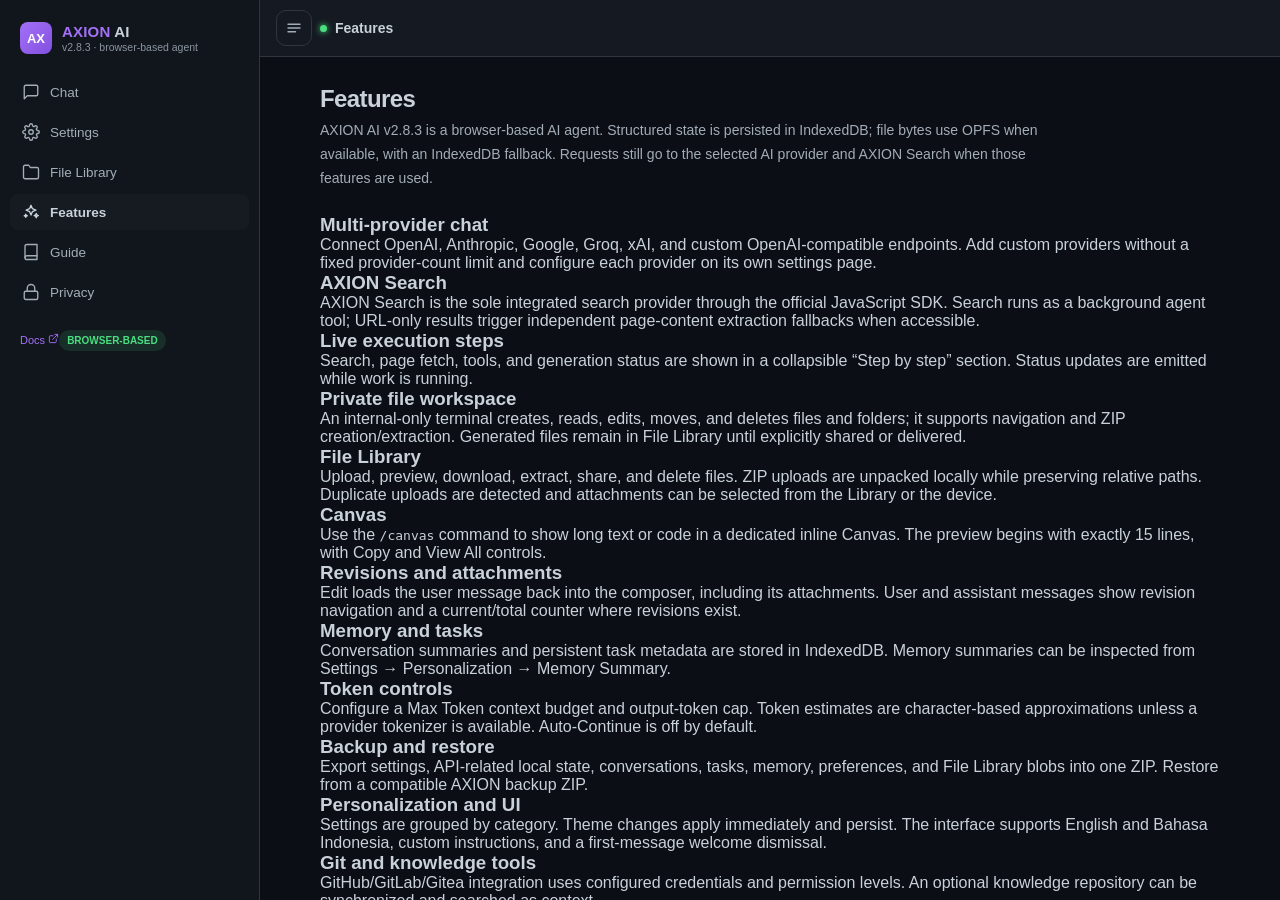
<file: features.html>
<!DOCTYPE html>
<html lang="en" data-theme="dark">
<head>
<meta charset="UTF-8" />
<meta name="viewport" content="width=device-width, initial-scale=1.0" />
<title>Features — AXION AI</title>
<link rel="stylesheet" href="css/main.css" />
</head>
<body>
<div class="app">
  <aside class="sidebar" id="sidebar">
    <div class="brand"><div class="brand-logo">AX</div><div><div class="brand-name"><span>AXION</span> AI</div><div class="brand-sub">v2.8.3 · browser-based agent</div></div></div>
    <a class="nav-link" href="index.html"><span class="ic" data-icon="chat"></span> Chat</a>
    <a class="nav-link" href="settings.html"><span class="ic" data-icon="gear"></span> Settings</a>
      <a class="nav-link" href="library.html"><span class="ic" data-icon="folder"></span> <span data-i18n="navLibrary">File Library</span></a>
    <a class="nav-link" href="features.html"><span class="ic" data-icon="sparkles"></span> <span data-i18n="navFeatures">Features</span></a>
    <a class="nav-link" href="guide.html"><span class="ic" data-icon="book"></span> Guide</a>
    <a class="nav-link" href="privacy.html"><span class="ic" data-icon="lock"></span> Privacy</a>
    <div class="sidebar-footer"><a href="https://axion-neuralis.axn.cc.cd" target="_blank" rel="noopener">Docs <span class="ic" data-icon="external"></span></a><div class="privacy-badge">BROWSER-BASED</div></div>
  </aside>
  <div class="main-col">
    <div class="topbar">
      <button class="icon-btn menu-btn" id="menuBtn" type="button"><span class="ic" data-icon="menu"></span></button>
      <div class="topbar-title"><span class="status-dot"></span> <span data-i18n="navFeatures">Features</span></div>
    </div>
    <div class="page-scroll"><div class="page-container prose">
      <h1 data-i18n="navFeatures">Features</h1>
      <p class="lead">AXION AI v2.8.3 is a browser-based AI agent. Structured state is persisted in IndexedDB; file bytes use OPFS when available, with an IndexedDB fallback. Requests still go to the selected AI provider and AXION Search when those features are used.</p>
      <div class="feature-grid">
        <div class="feature-card"><h3>Multi-provider chat</h3><p>Connect OpenAI, Anthropic, Google, Groq, xAI, and custom OpenAI-compatible endpoints. Add custom providers without a fixed provider-count limit and configure each provider on its own settings page.</p></div>
        <div class="feature-card"><h3>AXION Search</h3><p>AXION Search is the sole integrated search provider through the official JavaScript SDK. Search runs as a background agent tool; URL-only results trigger independent page-content extraction fallbacks when accessible.</p></div>
        <div class="feature-card"><h3>Live execution steps</h3><p>Search, page fetch, tools, and generation status are shown in a collapsible “Step by step” section. Status updates are emitted while work is running.</p></div>
        <div class="feature-card"><h3>Private file workspace</h3><p>An internal-only terminal creates, reads, edits, moves, and deletes files and folders; it supports navigation and ZIP creation/extraction. Generated files remain in File Library until explicitly shared or delivered.</p></div>
        <div class="feature-card"><h3>File Library</h3><p>Upload, preview, download, extract, share, and delete files. ZIP uploads are unpacked locally while preserving relative paths. Duplicate uploads are detected and attachments can be selected from the Library or the device.</p></div>
        <div class="feature-card"><h3>Canvas</h3><p>Use the <code>/canvas</code> command to show long text or code in a dedicated inline Canvas. The preview begins with exactly 15 lines, with Copy and View All controls.</p></div>
        <div class="feature-card"><h3>Revisions and attachments</h3><p>Edit loads the user message back into the composer, including its attachments. User and assistant messages show revision navigation and a current/total counter where revisions exist.</p></div>
        <div class="feature-card"><h3>Memory and tasks</h3><p>Conversation summaries and persistent task metadata are stored in IndexedDB. Memory summaries can be inspected from Settings → Personalization → Memory Summary.</p></div>
        <div class="feature-card"><h3>Token controls</h3><p>Configure a Max Token context budget and output-token cap. Token estimates are character-based approximations unless a provider tokenizer is available. Auto-Continue is off by default.</p></div>
        <div class="feature-card"><h3>Backup and restore</h3><p>Export settings, API-related local state, conversations, tasks, memory, preferences, and File Library blobs into one ZIP. Restore from a compatible AXION backup ZIP.</p></div>
        <div class="feature-card"><h3>Personalization and UI</h3><p>Settings are grouped by category. Theme changes apply immediately and persist. The interface supports English and Bahasa Indonesia, custom instructions, and a first-message welcome dismissal.</p></div>
        <div class="feature-card"><h3>Git and knowledge tools</h3><p>GitHub/GitLab/Gitea integration uses configured credentials and permission levels. An optional knowledge repository can be synchronized and searched as context.</p></div>
      </div>
      <h2>Storage and network notes</h2>
      <p>IndexedDB stores structured state and metadata; OPFS stores file contents when the browser supports it. File bytes may fall back to IndexedDB Blob storage. Chat content is sent to the chosen AI provider. Search queries go to AXION Search, and URL-content fallback may use the configured public extraction endpoints described in <a href="privacy.html">Privacy</a>.</p>
      <h2>Support</h2>
      <p>Open Settings → Support to visit <a href="https://axion-hub.axn.cc.cd/donate" target="_blank" rel="noopener">AXION Hub Donations</a>.</p>
    </div></div>
  </div>
</div>
<script src="js/icons.js"></script>
<script src="js/config.js"></script>
<script src="js/storage.js"></script>
<script src="js/i18n.js"></script>
<script src="js/state.js"></script>
<script src="js/app.js"></script>
</body>
</html>
</file>
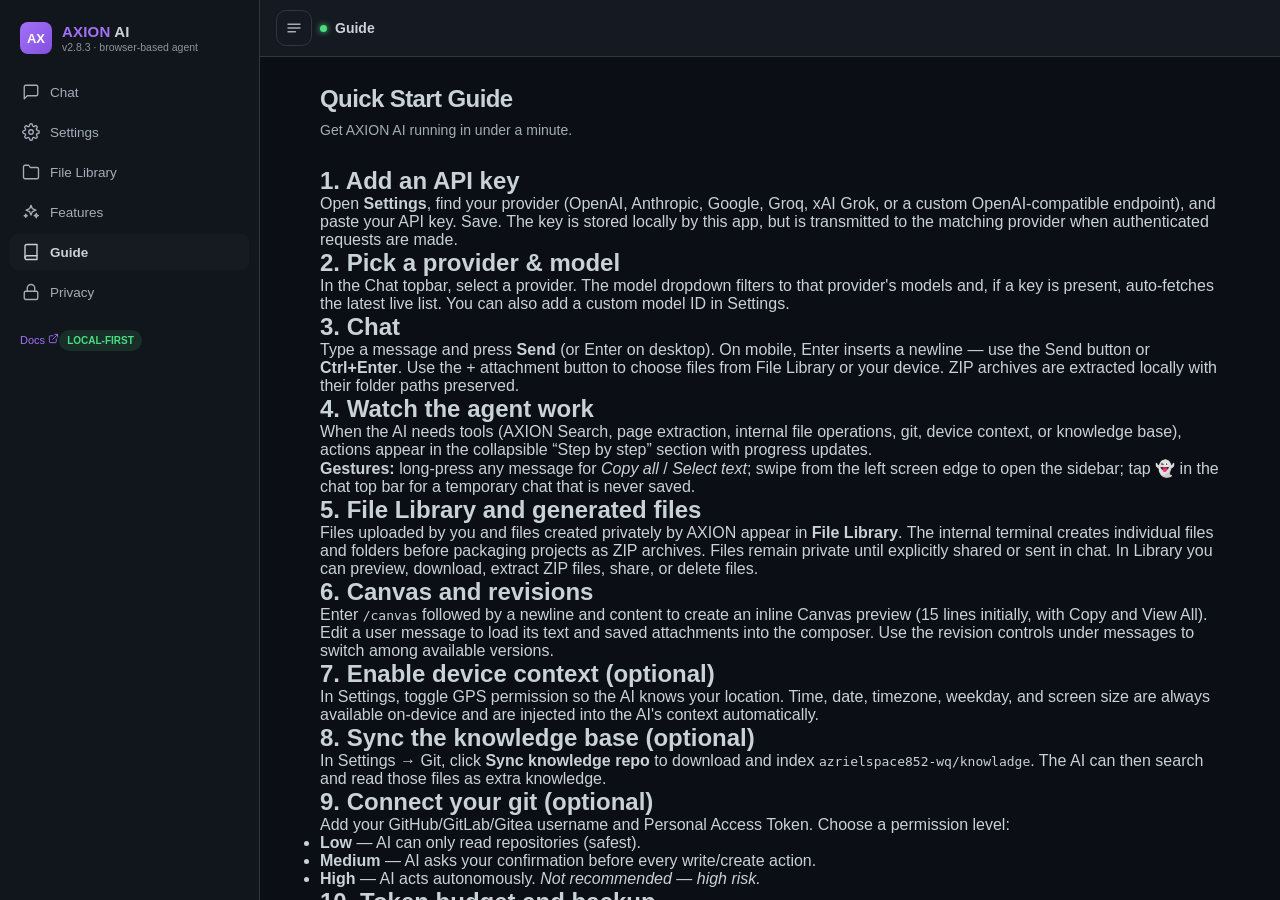
<file: guide.html>
<!DOCTYPE html>
<html lang="en" data-theme="dark">
<head>
<meta charset="UTF-8" />
<meta name="viewport" content="width=device-width, initial-scale=1.0" />
<title>Guide — AXION AI</title>
<link rel="stylesheet" href="css/main.css" />
</head>
<body>
<div class="app">
  <aside class="sidebar" id="sidebar">
    <div class="brand"><div class="brand-logo">AX</div><div><div class="brand-name"><span>AXION</span> AI</div><div class="brand-sub">v2.8.3 · browser-based agent</div></div></div>
    <a class="nav-link" href="index.html"><span class="ic" data-icon="chat"></span> Chat</a>
    <a class="nav-link" href="settings.html"><span class="ic" data-icon="gear"></span> Settings</a>
      <a class="nav-link" href="library.html"><span class="ic" data-icon="folder"></span> <span data-i18n="navLibrary">File Library</span></a>
    <a class="nav-link" href="features.html"><span class="ic" data-icon="sparkles"></span> Features</a>
    <a class="nav-link" href="guide.html"><span class="ic" data-icon="book"></span> <span data-i18n="navGuide">Guide</span></a>
    <a class="nav-link" href="privacy.html"><span class="ic" data-icon="lock"></span> Privacy</a>
    <div class="sidebar-footer"><a href="https://axion-neuralis.axn.cc.cd" target="_blank" rel="noopener">Docs <span class="ic" data-icon="external"></span></a><div class="privacy-badge">LOCAL-FIRST</div></div>
  </aside>
  <div class="main-col">
    <div class="topbar">
      <button class="icon-btn menu-btn" id="menuBtn" type="button"><span class="ic" data-icon="menu"></span></button>
      <div class="topbar-title"><span class="status-dot"></span> <span data-i18n="navGuide">Guide</span></div>
    </div>
    <div class="page-scroll"><div class="page-container prose">
      <h1>Quick Start Guide</h1>
      <p class="lead">Get AXION AI running in under a minute.</p>

      <h2>1. Add an API key</h2>
      <p>Open <strong>Settings</strong>, find your provider (OpenAI, Anthropic, Google, Groq, xAI Grok, or a custom OpenAI-compatible endpoint), and paste your API key. Save. The key is stored locally by this app, but is transmitted to the matching provider when authenticated requests are made.</p>

      <h2>2. Pick a provider &amp; model</h2>
      <p>In the Chat topbar, select a provider. The model dropdown filters to that provider's models and, if a key is present, auto-fetches the latest live list. You can also add a custom model ID in Settings.</p>

      <h2>3. Chat</h2>
      <p>Type a message and press <strong>Send</strong> (or Enter on desktop). On mobile, Enter inserts a newline — use the Send button or <strong>Ctrl+Enter</strong>. Use the + attachment button to choose files from File Library or your device. ZIP archives are extracted locally with their folder paths preserved.</p>

      <h2>4. Watch the agent work</h2>
      <p>When the AI needs tools (AXION Search, page extraction, internal file operations, git, device context, or knowledge base), actions appear in the collapsible “Step by step” section with progress updates.</p>
      <p><strong>Gestures:</strong> long-press any message for <em>Copy all</em> / <em>Select text</em>; swipe from the left screen edge to open the sidebar; tap 👻 in the chat top bar for a temporary chat that is never saved.</p>

      <h2>5. File Library and generated files</h2>
      <p>Files uploaded by you and files created privately by AXION appear in <strong>File Library</strong>. The internal terminal creates individual files and folders before packaging projects as ZIP archives. Files remain private until explicitly shared or sent in chat. In Library you can preview, download, extract ZIP files, share, or delete files.</p>
      <h2>6. Canvas and revisions</h2>
      <p>Enter <code>/canvas</code> followed by a newline and content to create an inline Canvas preview (15 lines initially, with Copy and View All). Edit a user message to load its text and saved attachments into the composer. Use the revision controls under messages to switch among available versions.</p>

      <h2>7. Enable device context (optional)</h2>
      <p>In Settings, toggle GPS permission so the AI knows your location. Time, date, timezone, weekday, and screen size are always available on-device and are injected into the AI's context automatically.</p>

      <h2>8. Sync the knowledge base (optional)</h2>
      <p>In Settings → Git, click <strong>Sync knowledge repo</strong> to download and index <code>azrielspace852-wq/knowladge</code>. The AI can then search and read those files as extra knowledge.</p>

      <h2>9. Connect your git (optional)</h2>
      <p>Add your GitHub/GitLab/Gitea username and Personal Access Token. Choose a permission level:</p>
      <ul>
        <li><strong>Low</strong> — AI can only read repositories (safest).</li>
        <li><strong>Medium</strong> — AI asks your confirmation before every write/create action.</li>
        <li><strong>High</strong> — AI acts autonomously. <em>Not recommended — high risk.</em></li>
      </ul>

      <h2>10. Token budget and backup</h2>
      <p>Settings → Personalization has Max Token and Auto-Continue (OFF by default). Token counts are estimates where no exact tokenizer is available. Settings → Data exports or restores a ZIP backup of settings, conversations, memory, tasks, and File Library files. Backups may contain API keys and private data.</p>

      <h2>Keyboard shortcuts</h2>
      <ul>
        <li><code>Enter</code> — send (desktop) / newline (mobile)</li>
        <li><code>Shift+Enter</code> — newline, always</li>
        <li><code>Ctrl/Cmd+Enter</code> — send, always</li>
      </ul>

      <h2>Need help?</h2>
      <p>Check the <a href="https://axion-neuralis.axn.cc.cd" target="_blank" rel="noopener">official documentation</a> or email feedback to <code>azrielspace852@gmail.com</code> / <code>axionneuralis@gmail.com</code>.</p>
    </div></div>
  </div>
</div>
<script src="js/icons.js"></script>
<script src="js/config.js"></script>
<script src="js/storage.js"></script>
<script src="js/i18n.js"></script>
<script src="js/state.js"></script>
<script src="js/app.js"></script>
</body>
</html>
</file>
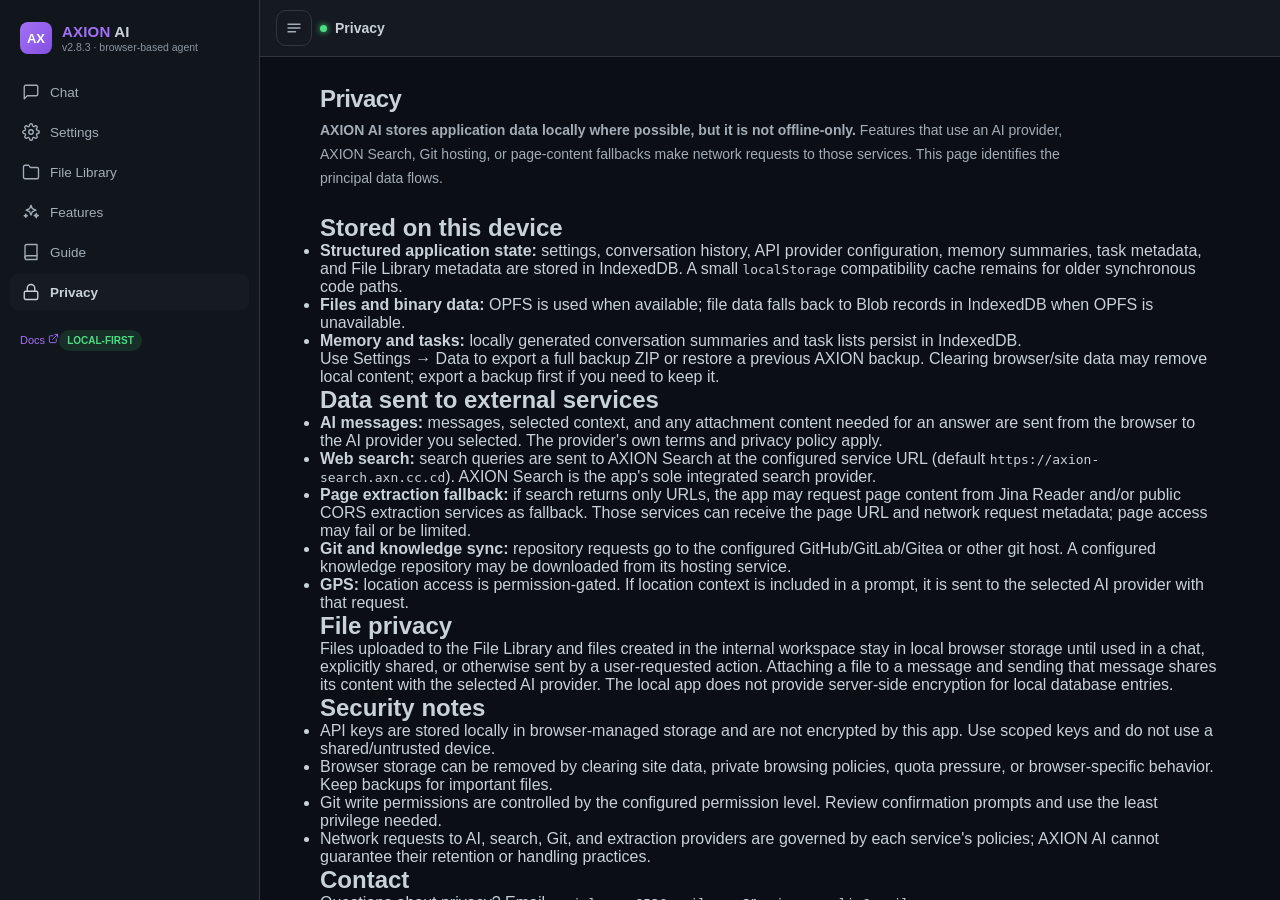
<file: privacy.html>
<!DOCTYPE html>
<html lang="en" data-theme="dark">
<head>
<meta charset="UTF-8" />
<meta name="viewport" content="width=device-width, initial-scale=1.0" />
<title>Privacy Policy — AXION AI</title>
<link rel="stylesheet" href="css/main.css" />
</head>
<body>
<div class="app">
  <aside class="sidebar" id="sidebar">
    <div class="brand"><div class="brand-logo">AX</div><div><div class="brand-name"><span>AXION</span> AI</div><div class="brand-sub">v2.8.3 · browser-based agent</div></div></div>
    <a class="nav-link" href="index.html"><span class="ic" data-icon="chat"></span> Chat</a>
    <a class="nav-link" href="settings.html"><span class="ic" data-icon="gear"></span> Settings</a>
      <a class="nav-link" href="library.html"><span class="ic" data-icon="folder"></span> <span data-i18n="navLibrary">File Library</span></a>
    <a class="nav-link" href="features.html"><span class="ic" data-icon="sparkles"></span> Features</a>
    <a class="nav-link" href="guide.html"><span class="ic" data-icon="book"></span> Guide</a>
    <a class="nav-link" href="privacy.html"><span class="ic" data-icon="lock"></span> <span data-i18n="navPrivacy">Privacy</span></a>
    <div class="sidebar-footer"><a href="https://axion-neuralis.axn.cc.cd" target="_blank" rel="noopener">Docs <span class="ic" data-icon="external"></span></a><div class="privacy-badge">LOCAL-FIRST</div></div>
  </aside>
  <div class="main-col">
    <div class="topbar">
      <button class="icon-btn menu-btn" id="menuBtn" type="button"><span class="ic" data-icon="menu"></span></button>
      <div class="topbar-title"><span class="status-dot"></span> <span data-i18n="navPrivacy">Privacy</span></div>
    </div>
    <div class="page-scroll"><div class="page-container prose">
      <h1 data-i18n="navPrivacy">Privacy</h1>
      <p class="lead"><strong>AXION AI stores application data locally where possible, but it is not offline-only.</strong> Features that use an AI provider, AXION Search, Git hosting, or page-content fallbacks make network requests to those services. This page identifies the principal data flows.</p>
      <h2>Stored on this device</h2>
      <ul>
        <li><strong>Structured application state:</strong> settings, conversation history, API provider configuration, memory summaries, task metadata, and File Library metadata are stored in IndexedDB. A small <code>localStorage</code> compatibility cache remains for older synchronous code paths.</li>
        <li><strong>Files and binary data:</strong> OPFS is used when available; file data falls back to Blob records in IndexedDB when OPFS is unavailable.</li>
        <li><strong>Memory and tasks:</strong> locally generated conversation summaries and task lists persist in IndexedDB.</li>
      </ul>
      <p>Use Settings → Data to export a full backup ZIP or restore a previous AXION backup. Clearing browser/site data may remove local content; export a backup first if you need to keep it.</p>
      <h2>Data sent to external services</h2>
      <ul>
        <li><strong>AI messages:</strong> messages, selected context, and any attachment content needed for an answer are sent from the browser to the AI provider you selected. The provider's own terms and privacy policy apply.</li>
        <li><strong>Web search:</strong> search queries are sent to AXION Search at the configured service URL (default <code>https://axion-search.axn.cc.cd</code>). AXION Search is the app's sole integrated search provider.</li>
        <li><strong>Page extraction fallback:</strong> if search returns only URLs, the app may request page content from Jina Reader and/or public CORS extraction services as fallback. Those services can receive the page URL and network request metadata; page access may fail or be limited.</li>
        <li><strong>Git and knowledge sync:</strong> repository requests go to the configured GitHub/GitLab/Gitea or other git host. A configured knowledge repository may be downloaded from its hosting service.</li>
        <li><strong>GPS:</strong> location access is permission-gated. If location context is included in a prompt, it is sent to the selected AI provider with that request.</li>
      </ul>
      <h2>File privacy</h2>
      <p>Files uploaded to the File Library and files created in the internal workspace stay in local browser storage until used in a chat, explicitly shared, or otherwise sent by a user-requested action. Attaching a file to a message and sending that message shares its content with the selected AI provider. The local app does not provide server-side encryption for local database entries.</p>
      <h2>Security notes</h2>
      <ul>
        <li>API keys are stored locally in browser-managed storage and are not encrypted by this app. Use scoped keys and do not use a shared/untrusted device.</li>
        <li>Browser storage can be removed by clearing site data, private browsing policies, quota pressure, or browser-specific behavior. Keep backups for important files.</li>
        <li>Git write permissions are controlled by the configured permission level. Review confirmation prompts and use the least privilege needed.</li>
        <li>Network requests to AI, search, Git, and extraction providers are governed by each service's policies; AXION AI cannot guarantee their retention or handling practices.</li>
      </ul>
      <h2>Contact</h2>
      <p>Questions about privacy? Email <code>azrielspace852@gmail.com</code> or <code>axionneuralis@gmail.com</code>.</p>
      <p><em>Last updated: October 18, 2026 · AXION AI v2.8.3</em></p>
    </div></div>
  </div>
</div>
<script src="js/icons.js"></script>
<script src="js/config.js"></script>
<script src="js/storage.js"></script>
<script src="js/i18n.js"></script>
<script src="js/state.js"></script>
<script src="js/app.js"></script>
</body>
</html>
</file>
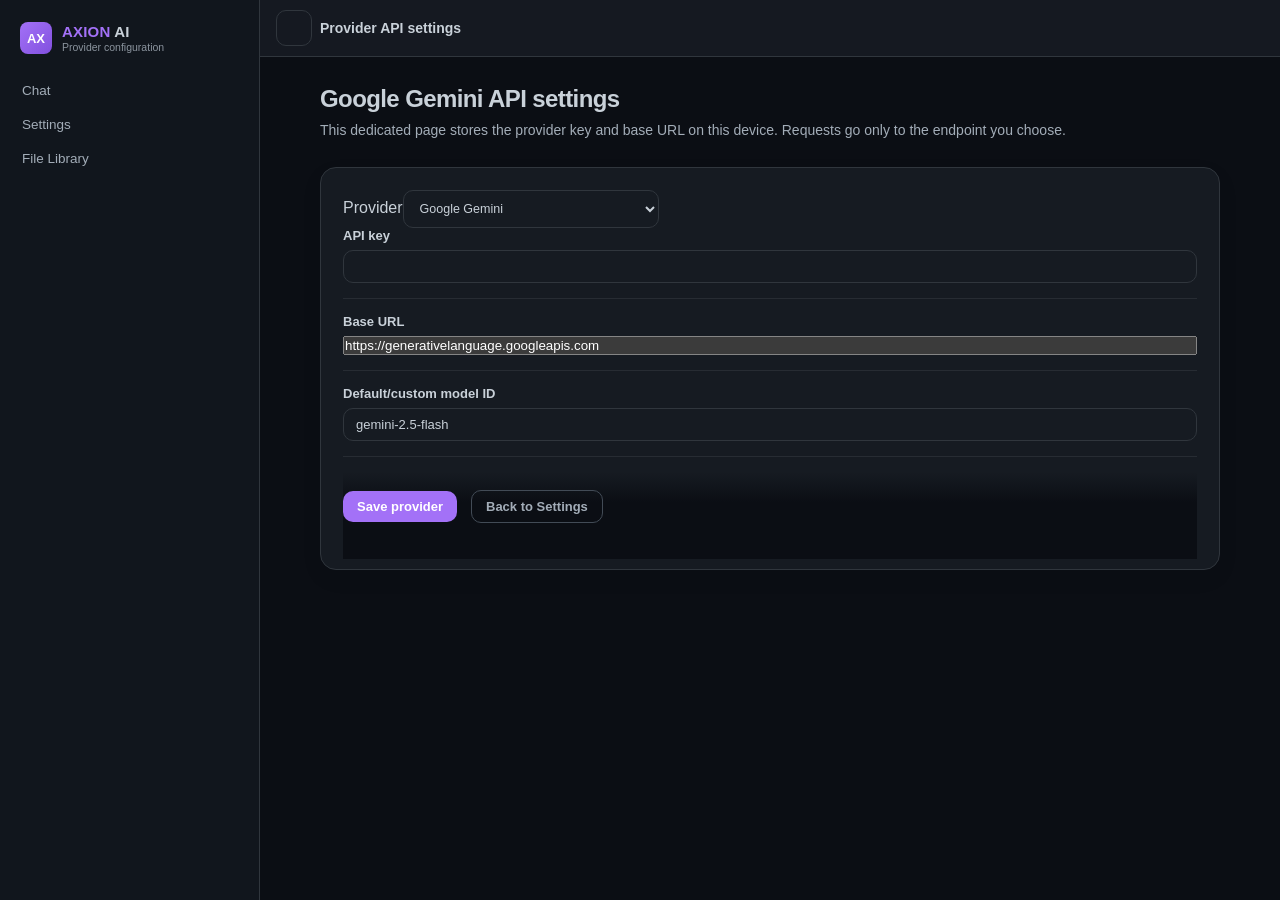
<file: provider-settings.html>
<!DOCTYPE html><html lang="en" data-theme="dark"><head><meta charset="UTF-8"><meta name="viewport" content="width=device-width, initial-scale=1.0"><title>Provider API Settings — AXION AI</title><link rel="stylesheet" href="css/main.css"></head><body><div class="app"><aside class="sidebar" id="sidebar"><div class="brand"><div class="brand-logo">AX</div><div><div class="brand-name"><span>AXION</span> AI</div><div class="brand-sub">Provider configuration</div></div></div><nav class="nav-group"><a class="nav-link" href="index.html"><span data-i18n="navChat">Chat</span></a><a class="nav-link" href="settings.html"><span data-i18n="navSettings">Settings</span></a><a class="nav-link" href="library.html"><span data-i18n="navLibrary">File Library</span></a></nav></aside><div class="main-col"><div class="topbar"><button class="icon-btn menu-btn" id="menuBtn" type="button"><span class="ic" data-icon="menu"></span></button><div class="topbar-title">Provider API settings</div><div class="topbar-spacer"></div></div><div class="page-scroll"><div class="page-container"><h1 id="providerTitle">Provider API settings</h1><p class="lead">This dedicated page stores the provider key and base URL on this device. Requests go only to the endpoint you choose.</p><form id="providerSettingsForm"><div class="settings-section"><label for="providerId">Provider</label><select id="providerId"></select><div class="settings-row"><label for="providerKey">API key</label><input id="providerKey" type="password" autocomplete="off" style="width:100%"></div><div class="settings-row"><label for="providerBase">Base URL</label><input id="providerBase" type="url" style="width:100%"></div><div class="settings-row"><label for="providerModel">Default/custom model ID</label><input id="providerModel" type="text" style="width:100%"></div><div class="form-actions"><button class="btn btn-primary" type="submit">Save provider</button><a class="btn btn-ghost" href="settings.html">Back to Settings</a><span id="providerSaved" class="saved-note"></span></div></div></form></div></div></div></div><script src="js/config.js"></script><script src="js/storage.js"></script><script src="js/i18n.js"></script><script src="js/state.js"></script><script src="js/provider-settings.js"></script><script src="js/app.js"></script></body></html>
</file>
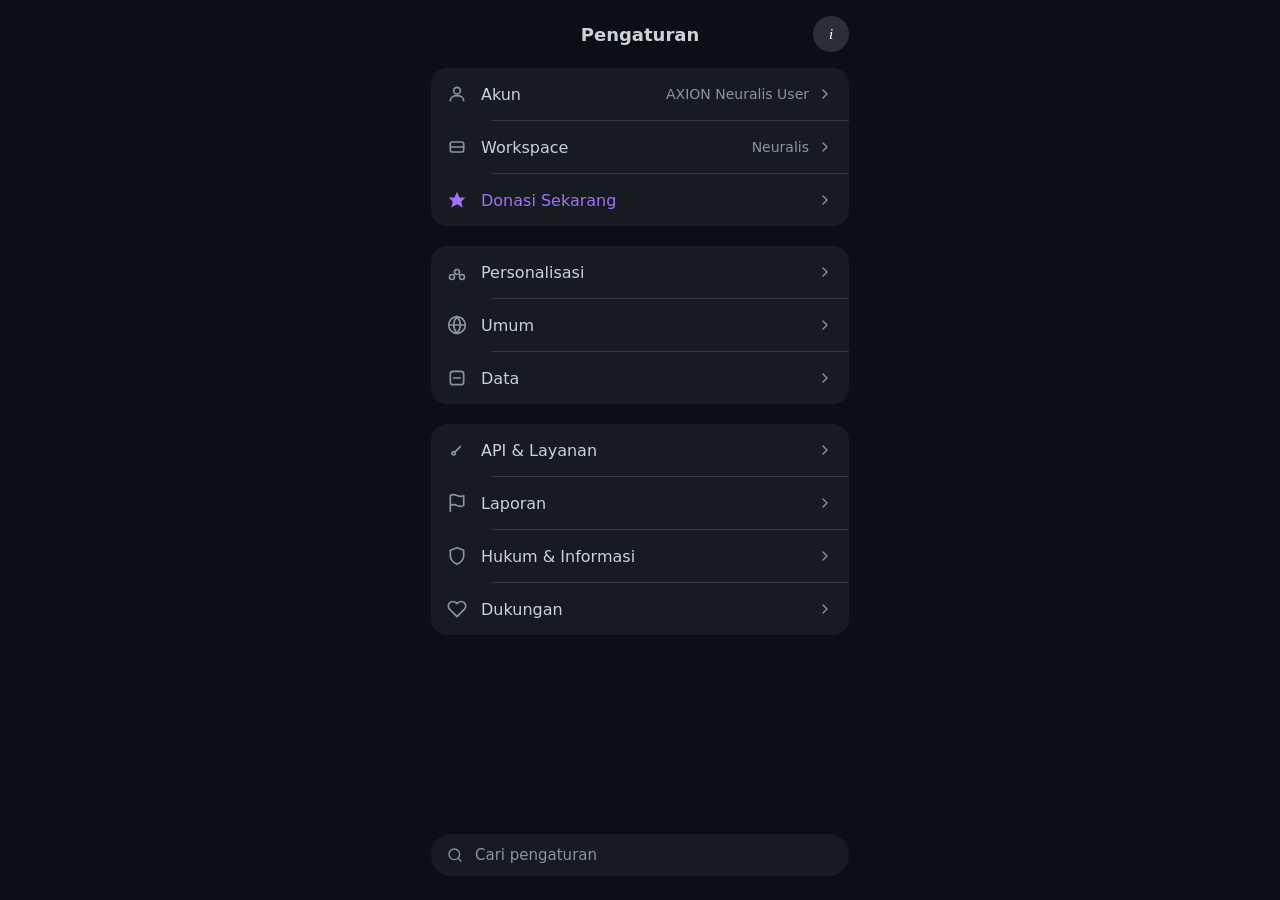
<file: docs/reference/contoh-settings.html>
<!DOCTYPE html>
<html lang="id">
<head>
<meta charset="UTF-8">
<meta name="viewport" content="width=device-width, initial-scale=1.0, maximum-scale=1.0, user-scalable=no">
<title>Pengaturan AXION Neuralis</title>
<style>
    :root {
        --bg: #0B0E14;
        --card: #161B22;
        --divider: #30363D;
        --text-main: #C9D1D9;
        --text-sub: #8B949E;
        --text-accent: #A371F7;
        --font-family: 'system-ui', -apple-system, BlinkMacSystemFont, "Segoe UI", Roboto, sans-serif;
    }

    * {
        box-sizing: border-box;
        margin: 0;
        padding: 0;
        -webkit-tap-highlight-color: transparent;
    }

    html, body {
        height: 100%;
        overflow: hidden;
        background-color: var(--bg);
        font-family: var(--font-family);
        color: var(--text-main);
    }

    .app {
        position: relative;
        width: 100%;
        height: 100vh;
        max-width: 450px;
        margin: 0 auto;
        overflow: hidden;
        background-color: var(--bg);
    }

    /* Setiap halaman */
    .page {
        position: absolute;
        top: 0;
        left: 0;
        width: 100%;
        height: 100%;
        display: flex;
        flex-direction: column;
        background-color: var(--bg);
        transition: transform 0.3s ease, opacity 0.3s ease;
        overflow-y: auto;
    }

    .page.active { transform: translateX(0); opacity: 1; z-index: 2; }
    .page.hidden-right { transform: translateX(100%); opacity: 0; z-index: 1; pointer-events: none; }
    .page.hidden-left { transform: translateX(-30%); opacity: 0; z-index: 0; pointer-events: none; }

    /* Header */
    .header {
        display: flex;
        justify-content: space-between;
        align-items: center;
        padding: 16px;
        position: sticky;
        top: 0;
        background-color: var(--bg);
        z-index: 10;
    }

    .header-btn {
        width: 36px;
        height: 36px;
        border-radius: 50%;
        background-color: #2A2E37;
        display: flex;
        justify-content: center;
        align-items: center;
        border: none;
        cursor: pointer;
        color: #FFF;
        transition: background 0.2s;
        flex-shrink: 0;
    }

    .header-btn:active { background-color: #3A3E47; }
    .header-btn.hidden { visibility: hidden; }

    .header-title {
        font-size: 18px;
        font-weight: 600;
        flex: 1;
        text-align: center;
    }

    /* Konten halaman */
    .content {
        padding: 0 16px 24px 16px;
        display: flex;
        flex-direction: column;
        gap: 20px;
        flex: 1;
    }

    /* Card - background bersama untuk beberapa item */
    .card {
        background-color: var(--card);
        border-radius: 16px;
        overflow: hidden;
        display: flex;
        flex-direction: column;
    }

    /* Item di dalam card */
    .item {
        display: flex;
        justify-content: space-between;
        align-items: center;
        padding: 16px;
        color: var(--text-main);
        text-decoration: none;
        cursor: pointer;
        transition: background 0.15s;
        border: none;
        background: transparent;
        width: 100%;
        font-family: var(--font-family);
        font-size: 16px;
        text-align: left;
        gap: 12px;
    }

    .item:active { background-color: #1F252E; }

    .item-left {
        display: flex;
        align-items: center;
        gap: 14px;
        flex: 1;
        min-width: 0;
    }

    .item-left span {
        white-space: nowrap;
        overflow: hidden;
        text-overflow: ellipsis;
    }

    .item-right {
        display: flex;
        align-items: center;
        gap: 8px;
        color: var(--text-sub);
        font-size: 14px;
        flex-shrink: 0;
        max-width: 50%;
    }

    .item-right > span {
        white-space: nowrap;
        overflow: hidden;
        text-overflow: ellipsis;
    }

    /* Divider antar item - garis tidak menembus ikon */
    .divider {
        height: 1px;
        background-color: var(--divider);
        margin-left: 60px;
        margin-right: 0;
    }

    .text-accent {
        color: var(--text-accent);
        font-weight: 500;
    }

    .text-bold { font-weight: 600; }

    /* Section title */
    .section-label {
        font-size: 13px;
        color: var(--text-sub);
        text-transform: uppercase;
        letter-spacing: 0.5px;
        padding: 0 4px;
        font-weight: 500;
    }

    /* Ikon SVG */
    svg.icon {
        width: 20px;
        height: 20px;
        stroke: var(--text-sub);
        fill: none;
        stroke-width: 2;
        stroke-linecap: round;
        stroke-linejoin: round;
        flex-shrink: 0;
    }

    svg.chevron {
        width: 16px;
        height: 16px;
        stroke: var(--text-sub);
        fill: none;
        stroke-width: 2;
        stroke-linecap: round;
        stroke-linejoin: round;
        flex-shrink: 0;
    }

    /* Toggle Switch */
    .toggle {
        width: 44px;
        height: 24px;
        background-color: #39393D;
        border-radius: 12px;
        position: relative;
        cursor: pointer;
        transition: background 0.2s;
        flex-shrink: 0;
    }

    .toggle::after {
        content: '';
        position: absolute;
        top: 2px;
        left: 2px;
        width: 20px;
        height: 20px;
        background-color: #FFF;
        border-radius: 50%;
        transition: transform 0.2s;
    }

    .toggle.on { background-color: var(--text-accent); }
    .toggle.on::after { transform: translateX(20px); }

    /* Search Bar */
    .search-bar {
        display: flex;
        align-items: center;
        background-color: var(--card);
        border-radius: 20px;
        padding: 12px 16px;
        gap: 12px;
        margin: 12px 16px 24px 16px;
    }

    .search-bar input {
        background: transparent;
        border: none;
        color: var(--text-main);
        font-family: var(--font-family);
        font-size: 15px;
        width: 100%;
        outline: none;
    }

    .search-bar input::placeholder { color: var(--text-sub); }

    /* Info Text */
    .info-text {
        padding: 0 4px;
        font-size: 13px;
        color: var(--text-sub);
        line-height: 1.5;
    }
</style>
</head>
<body>

<div class="app">

    <!-- ==================== HALAMAN 1: PENGATURAN UTAMA ==================== -->
    <div class="page active" id="page-main">
        <div class="header">
            <button class="header-btn hidden"></button>
            <div class="header-title">Pengaturan</div>
            <button class="header-btn" style="font-size: 15px; font-style: italic; font-family: serif;">i</button>
        </div>

        <div class="content">

            <!-- ===== CARD 1: AKUN, WORKSPACE, DONASI ===== -->
            <div class="card">
                <button class="item" onclick="navigateTo('page-akun')">
                    <div class="item-left">
                        <svg class="icon" viewBox="0 0 24 24"><circle cx="12" cy="8" r="4"></circle><path d="M4 20c0-4 4-6 8-6s8 2 8 6"></path></svg>
                        <span>Akun</span>
                    </div>
                    <div class="item-right">
                        <span>AXION Neuralis User</span>
                        <svg class="chevron" viewBox="0 0 24 24"><polyline points="9 18 15 12 9 6"></polyline></svg>
                    </div>
                </button>
                <div class="divider"></div>

                <button class="item" onclick="navigateTo('page-workspace')">
                    <div class="item-left">
                        <svg class="icon" viewBox="0 0 24 24"><rect x="4" y="6" width="16" height="12" rx="2"></rect><path d="M4 12h16"></path></svg>
                        <span>Workspace</span>
                    </div>
                    <div class="item-right">
                        <span>Neuralis</span>
                        <svg class="chevron" viewBox="0 0 24 24"><polyline points="9 18 15 12 9 6"></polyline></svg>
                    </div>
                </button>
                <div class="divider"></div>

                <button class="item" onclick="navigateTo('page-donasi')">
                    <div class="item-left">
                        <svg class="icon" viewBox="0 0 24 24" style="stroke: var(--text-accent); fill: var(--text-accent); stroke: none;"><polygon points="12 2 15 9 22 9 17 14 19 21 12 17 5 21 7 14 2 9 9 9 12 2"></polygon></svg>
                        <span class="text-accent">Donasi Sekarang</span>
                    </div>
                    <div class="item-right">
                        <svg class="chevron" viewBox="0 0 24 24"><polyline points="9 18 15 12 9 6"></polyline></svg>
                    </div>
                </button>
            </div>

            <!-- ===== CARD 2: PERSONALISASI, UMUM, DATA ===== -->
            <div class="card">
                <button class="item" onclick="navigateTo('page-personalisasi')">
                    <div class="item-left">
                        <svg class="icon" viewBox="0 0 24 24"><circle cx="12" cy="12" r="3"></circle><circle cx="6" cy="18" r="3"></circle><circle cx="18" cy="18" r="3"></circle></svg>
                        <span>Personalisasi</span>
                    </div>
                    <svg class="chevron" viewBox="0 0 24 24"><polyline points="9 18 15 12 9 6"></polyline></svg>
                </button>
                <div class="divider"></div>

                <button class="item" onclick="navigateTo('page-umum')">
                    <div class="item-left">
                        <svg class="icon" viewBox="0 0 24 24"><circle cx="12" cy="12" r="10"></circle><path d="M2 12h20M12 2a15.3 15.3 0 0 1 4 10 15.3 15.3 0 0 1-4 10 15.3 15.3 0 0 1-4-10 15.3 15.3 0 0 1 4-10z"></path></svg>
                        <span>Umum</span>
                    </div>
                    <svg class="chevron" viewBox="0 0 24 24"><polyline points="9 18 15 12 9 6"></polyline></svg>
                </button>
                <div class="divider"></div>

                <button class="item" onclick="navigateTo('page-data')">
                    <div class="item-left">
                        <svg class="icon" viewBox="0 0 24 24"><path d="M4 7v10c0 2 1.5 3 3.5 3h9c2 0 3.5-1 3.5-3V7c0-2-1.5-3-3.5-3h-9C5.5 4 4 5 4 7z"></path><path d="M8 12h8"></path></svg>
                        <span>Data</span>
                    </div>
                    <svg class="chevron" viewBox="0 0 24 24"><polyline points="9 18 15 12 9 6"></polyline></svg>
                </button>
            </div>

            <!-- ===== CARD 3: API, LAPORAN, HUKUM, DUKUNGAN ===== -->
            <div class="card">
                <button class="item" onclick="navigateTo('page-api')">
                    <div class="item-left">
                        <svg class="icon" viewBox="0 0 24 24"><circle cx="8" cy="16" r="2"></circle><path d="M10 14l6-6"></path></svg>
                        <span>API &amp; Layanan</span>
                    </div>
                    <svg class="chevron" viewBox="0 0 24 24"><polyline points="9 18 15 12 9 6"></polyline></svg>
                </button>
                <div class="divider"></div>

                <button class="item" onclick="navigateTo('page-laporan')">
                    <div class="item-left">
                        <svg class="icon" viewBox="0 0 24 24"><path d="M4 15s1-1 4-1 5 2 8 2 4-1 4-1V3s-1 1-4 1-5-2-8-2-4 1-4 1z"></path><line x1="4" y1="22" x2="4" y2="15"></line></svg>
                        <span>Laporan</span>
                    </div>
                    <svg class="chevron" viewBox="0 0 24 24"><polyline points="9 18 15 12 9 6"></polyline></svg>
                </button>
                <div class="divider"></div>

                <button class="item" onclick="navigateTo('page-hukum')">
                    <div class="item-left">
                        <svg class="icon" viewBox="0 0 24 24"><path d="M12 22s8-4 8-10V5l-8-3-8 3v7c0 6 8 10 8 10z"></path></svg>
                        <span>Hukum &amp; Informasi</span>
                    </div>
                    <svg class="chevron" viewBox="0 0 24 24"><polyline points="9 18 15 12 9 6"></polyline></svg>
                </button>
                <div class="divider"></div>

                <button class="item" onclick="navigateTo('page-dukungan')">
                    <div class="item-left">
                        <svg class="icon" viewBox="0 0 24 24"><path d="M20.84 4.61a5.5 5.5 0 0 0-7.78 0L12 5.67l-1.06-1.06a5.5 5.5 0 0 0-7.78 7.78l1.06 1.06L12 21.23l7.78-7.78 1.06-1.06a5.5 5.5 0 0 0 0-7.78z"></path></svg>
                        <span>Dukungan</span>
                    </div>
                    <svg class="chevron" viewBox="0 0 24 24"><polyline points="9 18 15 12 9 6"></polyline></svg>
                </button>
            </div>

        </div>

        <!-- Search Bar -->
        <div class="search-bar">
            <svg class="icon" viewBox="0 0 24 24" style="width: 16px; height: 16px;"><circle cx="11" cy="11" r="8"></circle><path d="M21 21l-4.3-4.3"></path></svg>
            <input type="text" placeholder="Cari pengaturan">
        </div>
    </div>

    <!-- ==================== HALAMAN: UMUM ==================== -->
    <div class="page hidden-right" id="page-umum">
        <div class="header">
            <button class="header-btn" onclick="navigateBack()">
                <svg class="chevron" viewBox="0 0 24 24" style="stroke: #FFF;"><polyline points="15 18 9 12 15 6"></polyline></svg>
            </button>
            <div class="header-title">Umum</div>
            <button class="header-btn hidden"></button>
        </div>
        <div class="content">
            <div class="section-label">Tampilan</div>
            <div class="card">
                <div class="item">
                    <div class="item-left">
                        <svg class="icon" viewBox="0 0 24 24"><path d="M12 3a9 9 0 1 0 9 9 9 9 0 0 0-9-9z"></path><path d="M12 8a4 4 0 1 0 4 4 4 4 0 0 0-4-4z"></path></svg>
                        <span>Tema</span>
                    </div>
                    <div class="item-right">
                        <span>Gelap</span>
                        <svg class="chevron" viewBox="0 0 24 24"><polyline points="9 18 15 12 9 6"></polyline></svg>
                    </div>
                </div>
                <div class="divider"></div>
                <div class="item">
                    <div class="item-left">
                        <svg class="icon" viewBox="0 0 24 24"><circle cx="12" cy="12" r="10"></circle><path d="M2 12h20M12 2a15.3 15.3 0 0 1 4 10 15.3 15.3 0 0 1-4 10 15.3 15.3 0 0 1-4-10 15.3 15.3 0 0 1 4-10z"></path></svg>
                        <span>Bahasa</span>
                    </div>
                    <div class="item-right">
                        <span>Indonesia</span>
                        <svg class="chevron" viewBox="0 0 24 24"><polyline points="9 18 15 12 9 6"></polyline></svg>
                    </div>
                </div>
            </div>

            <div class="section-label">Model AI</div>
            <div class="card">
                <div class="item">
                    <div class="item-left">
                        <svg class="icon" viewBox="0 0 24 24"><path d="M4 7h16M4 12h16M4 17h16"></path></svg>
                        <span>Batas Maksimal Token</span>
                    </div>
                    <div class="item-right">
                        <span>4096</span>
                        <svg class="chevron" viewBox="0 0 24 24"><polyline points="9 18 15 12 9 6"></polyline></svg>
                    </div>
                </div>
            </div>

            <div class="section-label">Pencarian</div>
            <div class="card">
                <div class="item">
                    <div class="item-left">
                        <svg class="icon" viewBox="0 0 24 24"><circle cx="11" cy="11" r="8"></circle><path d="M21 21l-4.3-4.3"></path></svg>
                        <span>Konfigurasi AXION Search</span>
                    </div>
                    <div class="item-right">
                        <svg class="chevron" viewBox="0 0 24 24"><polyline points="9 18 15 12 9 6"></polyline></svg>
                    </div>
                </div>
            </div>
        </div>
    </div>

    <!-- ==================== HALAMAN: PERSONALISASI ==================== -->
    <div class="page hidden-right" id="page-personalisasi">
        <div class="header">
            <button class="header-btn" onclick="navigateBack()">
                <svg class="chevron" viewBox="0 0 24 24" style="stroke: #FFF;"><polyline points="15 18 9 12 15 6"></polyline></svg>
            </button>
            <div class="header-title">Personalisasi</div>
            <button class="header-btn hidden"></button>
        </div>
        <div class="content">
            <div class="section-label">Memori &amp; Instruksi</div>
            <div class="card">
                <div class="item">
                    <div class="item-left">
                        <svg class="icon" viewBox="0 0 24 24"><path d="M12 3a9 9 0 1 0 9 9 9 9 0 0 0-9-9z"></path><path d="M12 8a4 4 0 1 0 4 4 4 4 0 0 0-4-4z"></path></svg>
                        <span>Ringkasan Memori AI</span>
                    </div>
                    <div class="item-right"><svg class="chevron" viewBox="0 0 24 24"><polyline points="9 18 15 12 9 6"></polyline></svg></div>
                </div>
                <div class="divider"></div>
                <div class="item">
                    <div class="item-left">
                        <svg class="icon" viewBox="0 0 24 24"><rect x="4" y="4" width="16" height="16" rx="2"></rect><path d="M8 10h8M8 14h4"></path></svg>
                        <span>Instruksi Kustom</span>
                    </div>
                    <div class="item-right"><svg class="chevron" viewBox="0 0 24 24"><polyline points="9 18 15 12 9 6"></polyline></svg></div>
                </div>
            </div>

            <div class="section-label">Perilaku AI</div>
            <div class="card">
                <div class="item" onclick="toggleSwitch(this)">
                    <div class="item-left">
                        <svg class="icon" viewBox="0 0 24 24"><polygon points="12 2 15 9 22 9 17 14 19 21 12 17 5 21 7 14 2 9 9 9 12 2"></polygon></svg>
                        <span>Auto-Continue</span>
                    </div>
                    <div class="toggle" id="toggleAutoContinue"></div>
                </div>
            </div>
            <div class="info-text">Auto-Continue otomatis melanjutkan respons AI yang terpotong. Default: Off.</div>
        </div>
    </div>

    <!-- ==================== HALAMAN: DATA ==================== -->
    <div class="page hidden-right" id="page-data">
        <div class="header">
            <button class="header-btn" onclick="navigateBack()">
                <svg class="chevron" viewBox="0 0 24 24" style="stroke: #FFF;"><polyline points="15 18 9 12 15 6"></polyline></svg>
            </button>
            <div class="header-title">Data</div>
            <button class="header-btn hidden"></button>
        </div>
        <div class="content">
            <div class="section-label">Manajemen Data</div>
            <div class="card">
                <div class="item">
                    <div class="item-left">
                        <svg class="icon" viewBox="0 0 24 24"><path d="M4 16v1a3 3 0 0 0 3 3h10a3 3 0 0 0 3-3v-1"></path><polyline points="9 11 12 14 15 11"></polyline><line x1="12" y1="2" x2="12" y2="14"></line></svg>
                        <span>Cadangkan Data</span>
                    </div>
                    <div class="item-right"><svg class="chevron" viewBox="0 0 24 24"><polyline points="9 18 15 12 9 6"></polyline></svg></div>
                </div>
                <div class="divider"></div>
                <div class="item">
                    <div class="item-left">
                        <svg class="icon" viewBox="0 0 24 24"><path d="M4 16v1a3 3 0 0 0 3 3h10a3 3 0 0 0 3-3v-1"></path><polyline points="9 15 12 18 15 15"></polyline><line x1="12" y1="22" x2="12" y2="10"></line></svg>
                        <span>Pulihkan Data</span>
                    </div>
                    <div class="item-right"><svg class="chevron" viewBox="0 0 24 24"><polyline points="9 18 15 12 9 6"></polyline></svg></div>
                </div>
            </div>

            <div class="section-label">Berkas</div>
            <div class="card">
                <div class="item">
                    <div class="item-left">
                        <svg class="icon" viewBox="0 0 24 24"><path d="M4 4h6l2 2h8v12H4z"></path></svg>
                        <span>Perpustakaan Berkas</span>
                    </div>
                    <div class="item-right"><svg class="chevron" viewBox="0 0 24 24"><polyline points="9 18 15 12 9 6"></polyline></svg></div>
                </div>
            </div>
        </div>
    </div>

    <!-- ==================== HALAMAN: API & LAYANAN ==================== -->
    <div class="page hidden-right" id="page-api">
        <div class="header">
            <button class="header-btn" onclick="navigateBack()">
                <svg class="chevron" viewBox="0 0 24 24" style="stroke: #FFF;"><polyline points="15 18 9 12 15 6"></polyline></svg>
            </button>
            <div class="header-title">API &amp; Layanan</div>
            <button class="header-btn hidden"></button>
        </div>
        <div class="content">
            <div class="section-label">Kunci API</div>
            <div class="card">
                <div class="item">
                    <div class="item-left">
                        <svg class="icon" viewBox="0 0 24 24"><circle cx="8" cy="16" r="2"></circle><path d="M10 14l6-6"></path></svg>
                        <span>Pengaturan Kunci API</span>
                    </div>
                    <div class="item-right"><svg class="chevron" viewBox="0 0 24 24"><polyline points="9 18 15 12 9 6"></polyline></svg></div>
                </div>
                <div class="divider"></div>
                <div class="item">
                    <div class="item-left">
                        <svg class="icon" viewBox="0 0 24 24"><line x1="12" y1="5" x2="12" y2="19"></line><line x1="5" y1="12" x2="19" y2="12"></line></svg>
                        <span>Tambah Penyedia API Baru</span>
                    </div>
                    <div class="item-right"><svg class="chevron" viewBox="0 0 24 24"><polyline points="9 18 15 12 9 6"></polyline></svg></div>
                </div>
            </div>
            <div class="info-text">Kelola kunci API untuk AI, GitHub, dan penyedia layanan lainnya.</div>
        </div>
    </div>

    <!-- ==================== HALAMAN: LAPORAN ==================== -->
    <div class="page hidden-right" id="page-laporan">
        <div class="header">
            <button class="header-btn" onclick="navigateBack()">
                <svg class="chevron" viewBox="0 0 24 24" style="stroke: #FFF;"><polyline points="15 18 9 12 15 6"></polyline></svg>
            </button>
            <div class="header-title">Laporan</div>
            <button class="header-btn hidden"></button>
        </div>
        <div class="content">
            <div class="section-label">Bantuan &amp; Masukan</div>
            <div class="card">
                <div class="item">
                    <div class="item-left">
                        <svg class="icon" viewBox="0 0 24 24"><circle cx="12" cy="12" r="10"></circle><line x1="12" y1="8" x2="12" y2="12"></line><line x1="12" y1="16" x2="12.01" y2="16"></line></svg>
                        <span>Laporkan Bug</span>
                    </div>
                    <div class="item-right"><svg class="chevron" viewBox="0 0 24 24"><polyline points="9 18 15 12 9 6"></polyline></svg></div>
                </div>
                <div class="divider"></div>
                <div class="item">
                    <div class="item-left">
                        <svg class="icon" viewBox="0 0 24 24"><path d="M21 15a2 2 0 0 1-2 2H7l-4 4V5a2 2 0 0 1 2-2h14a2 2 0 0 1 2 2z"></path></svg>
                        <span>Kirim Umpan Balik</span>
                    </div>
                    <div class="item-right"><svg class="chevron" viewBox="0 0 24 24"><polyline points="9 18 15 12 9 6"></polyline></svg></div>
                </div>
            </div>
        </div>
    </div>

    <!-- ==================== HALAMAN: HUKUM & INFORMASI ==================== -->
    <div class="page hidden-right" id="page-hukum">
        <div class="header">
            <button class="header-btn" onclick="navigateBack()">
                <svg class="chevron" viewBox="0 0 24 24" style="stroke: #FFF;"><polyline points="15 18 9 12 15 6"></polyline></svg>
            </button>
            <div class="header-title">Hukum &amp; Informasi</div>
            <button class="header-btn hidden"></button>
        </div>
        <div class="content">
            <div class="section-label">Legal</div>
            <div class="card">
                <a class="item" href="https://axion-neuralis.axn.cc.cd/privacy" target="_blank" style="text-decoration: none;">
                    <div class="item-left">
                        <svg class="icon" viewBox="0 0 24 24"><path d="M12 22s8-4 8-10V5l-8-3-8 3v7c0 6 8 10 8 10z"></path></svg>
                        <span>Kebijakan Privasi</span>
                    </div>
                    <div class="item-right"><svg class="chevron" viewBox="0 0 24 24"><polyline points="9 18 15 12 9 6"></polyline></svg></div>
                </a>
                <div class="divider"></div>
                <a class="item" href="https://axion-neuralis.axn.cc.cd/docs" target="_blank" style="text-decoration: none;">
                    <div class="item-left">
                        <svg class="icon" viewBox="0 0 24 24"><path d="M4 19.5A2.5 2.5 0 0 1 6.5 17H20"></path><path d="M6.5 2H20v20H6.5A2.5 2.5 0 0 1 4 19.5v-15A2.5 2.5 0 0 1 6.5 2z"></path></svg>
                        <span>Dokumentasi</span>
                    </div>
                    <div class="item-right"><svg class="chevron" viewBox="0 0 24 24"><polyline points="9 18 15 12 9 6"></polyline></svg></div>
                </a>
            </div>
        </div>
    </div>

    <!-- ==================== HALAMAN: DUKUNGAN ==================== -->
    <div class="page hidden-right" id="page-dukungan">
        <div class="header">
            <button class="header-btn" onclick="navigateBack()">
                <svg class="chevron" viewBox="0 0 24 24" style="stroke: #FFF;"><polyline points="15 18 9 12 15 6"></polyline></svg>
            </button>
            <div class="header-title">Dukungan</div>
            <button class="header-btn hidden"></button>
        </div>
        <div class="content">
            <div class="section-label">Dukung Kami</div>
            <div class="card">
                <a class="item" href="https://axion-hub.axn.cc.cd/donate" target="_blank" style="text-decoration: none;">
                    <div class="item-left">
                        <svg class="icon" viewBox="0 0 24 24"><path d="M20.84 4.61a5.5 5.5 0 0 0-7.78 0L12 5.67l-1.06-1.06a5.5 5.5 0 0 0-7.78 7.78l1.06 1.06L12 21.23l7.78-7.78 1.06-1.06a5.5 5.5 0 0 0 0-7.78z"></path></svg>
                        <span>Halaman Donasi</span>
                    </div>
                    <div class="item-right"><svg class="chevron" viewBox="0 0 24 24"><polyline points="9 18 15 12 9 6"></polyline></svg></div>
                </a>
            </div>
            <div class="info-text">Donasi Seikhlasnya untuk bantu developer beli kopi ☕</div>
        </div>
    </div>

    <!-- ==================== HALAMAN: AKUN ==================== -->
    <div class="page hidden-right" id="page-akun">
        <div class="header">
            <button class="header-btn" onclick="navigateBack()">
                <svg class="chevron" viewBox="0 0 24 24" style="stroke: #FFF;"><polyline points="15 18 9 12 15 6"></polyline></svg>
            </button>
            <div class="header-title">Akun</div>
            <button class="header-btn hidden"></button>
        </div>
        <div class="content">
            <div class="card" style="padding: 24px; align-items: center; gap: 12px;">
                <div style="width: 80px; height: 80px; border-radius: 50%; background-color: #2A2E37; display: flex; align-items: center; justify-content: center;">
                    <svg class="icon" viewBox="0 0 24 24" style="width: 40px; height: 40px;"><circle cx="12" cy="8" r="4"></circle><path d="M4 20c0-4 4-6 8-6s8 2 8 6"></path></svg>
                </div>
                <div style="font-size: 18px; font-weight: 600;">AXION Neuralis User</div>
                <div style="color: var(--text-sub); font-size: 14px;">user@axion-neuralis.axn.cc.cd</div>
            </div>
            <div class="card">
                <div class="item">
                    <div class="item-left">
                        <svg class="icon" viewBox="0 0 24 24"><path d="M4 4h16v16H4z"></path><path d="M8 8h8v8H8z"></path></svg>
                        <span>Edit Profil</span>
                    </div>
                    <div class="item-right"><svg class="chevron" viewBox="0 0 24 24"><polyline points="9 18 15 12 9 6"></polyline></svg></div>
                </div>
                <div class="divider"></div>
                <div class="item">
                    <div class="item-left">
                        <svg class="icon" viewBox="0 0 24 24"><rect x="3" y="11" width="18" height="11" rx="2"></rect><path d="M7 11V7a5 5 0 0 1 10 0v4"></path></svg>
                        <span>Keamanan</span>
                    </div>
                    <div class="item-right"><svg class="chevron" viewBox="0 0 24 24"><polyline points="9 18 15 12 9 6"></polyline></svg></div>
                </div>
            </div>
        </div>
    </div>

    <!-- ==================== HALAMAN: WORKSPACE ==================== -->
    <div class="page hidden-right" id="page-workspace">
        <div class="header">
            <button class="header-btn" onclick="navigateBack()">
                <svg class="chevron" viewBox="0 0 24 24" style="stroke: #FFF;"><polyline points="15 18 9 12 15 6"></polyline></svg>
            </button>
            <div class="header-title">Workspace</div>
            <button class="header-btn hidden"></button>
        </div>
        <div class="content">
            <div class="section-label">Workspace Aktif</div>
            <div class="card">
                <div class="item">
                    <div class="item-left">
                        <svg class="icon" viewBox="0 0 24 24"><rect x="4" y="6" width="16" height="12" rx="2"></rect><path d="M4 12h16"></path></svg>
                        <div>
                            <div>Neuralis</div>
                            <div style="font-size: 12px; color: var(--text-sub);">Workspace Utama</div>
                        </div>
                    </div>
                    <svg class="chevron" viewBox="0 0 24 24" style="stroke: var(--text-accent);"><polyline points="20 6 9 17 4 12"></polyline></svg>
                </div>
                <div class="divider"></div>
                <div class="item">
                    <div class="item-left">
                        <svg class="icon" viewBox="0 0 24 24"><rect x="4" y="6" width="16" height="12" rx="2"></rect><path d="M4 12h16"></path></svg>
                        <div>
                            <div>Personal</div>
                            <div style="font-size: 12px; color: var(--text-sub);">Workspace Pribadi</div>
                        </div>
                    </div>
                </div>
            </div>
            <div class="info-text">Pilih workspace untuk memisahkan konteks dan riwayat percakapan.</div>
        </div>
    </div>

    <!-- ==================== HALAMAN: DONASI ==================== -->
    <div class="page hidden-right" id="page-donasi">
        <div class="header">
            <button class="header-btn" onclick="navigateBack()">
                <svg class="chevron" viewBox="0 0 24 24" style="stroke: #FFF;"><polyline points="15 18 9 12 15 6"></polyline></svg>
            </button>
            <div class="header-title">Donasi</div>
            <button class="header-btn hidden"></button>
        </div>
        <div class="content">
            <div class="card" style="padding: 24px; align-items: center; gap: 12px; text-align: center;">
                <svg class="icon" viewBox="0 0 24 24" style="width: 48px; height: 48px; stroke: var(--text-accent); fill: var(--text-accent); stroke: none;"><polygon points="12 2 15 9 22 9 17 14 19 21 12 17 5 21 7 14 2 9 9 9 12 2"></polygon></svg>
                <div style="font-size: 18px; font-weight: 600;">Dukung AXION Neuralis</div>
                <div style="color: var(--text-sub); font-size: 14px; line-height: 1.5;">Donasi Seikhlasnya untuk bantu developer beli kopi ☕</div>
            </div>
            <a href="https://axion-hub.axn.cc.cd/donate" target="_blank" class="card item text-accent" style="text-decoration: none; justify-content: center; font-weight: 600; padding: 16px;">
                Buka Halaman Donasi →
            </a>
        </div>
    </div>

</div>

<script>
    // ============ NAVIGASI SPA ============
    let pageStack = [];

    function navigateTo(pageId) {
        const currentPage = document.querySelector('.page.active');
        const targetPage = document.getElementById(pageId);

        if (!targetPage || currentPage === targetPage) return;

        pageStack.push(currentPage.id);

        currentPage.classList.remove('active');
        currentPage.classList.add('hidden-left');

        targetPage.classList.remove('hidden-right', 'hidden-left');
        targetPage.classList.add('active');
    }

    function navigateBack() {
        if (pageStack.length === 0) return;

        const previousPageId = pageStack.pop();
        const previousPage = document.getElementById(previousPageId);
        const currentPage = document.querySelector('.page.active');

        currentPage.classList.remove('active');
        currentPage.classList.add('hidden-right');

        previousPage.classList.remove('hidden-left', 'hidden-right');
        previousPage.classList.add('active');
    }

    window.addEventListener('popstate', () => {
        navigateBack();
    });

    // ============ TOGGLE SWITCH ============
    function toggleSwitch(element) {
        const toggle = element.querySelector('.toggle');
        if (toggle) {
            toggle.classList.toggle('on');
        }
    }
</script>

</body>
</html>
</file>
<file: css/main.css>
/* =========================================================
   AXION AI — Main stylesheet v2.5 (Claude-inspired UI).
   Charcoal/violet palette, centered chat column,
   bot avatar, collapsible "Thought for Ns" blocks, search
   source "balls" bottom-left of AI bubbles. Dual theme.
   ========================================================= */
:root, [data-theme="dark"] {
  --bg: #0B0E14;
  --bg-grad-1: #11151d;
  --bg-grad-2: #0B0E14;
  --panel: rgba(22, 27, 34, 0.92);
  --panel-solid: #161B22;
  --panel-2: #11161d;
  --border: #30363D;
  --border-strong: #424b56;
  --text: #C9D1D9;
  --text-dim: #A3ADB8;
  --text-dim-2: #8B949E;
  --primary: #A371F7;
  --primary-2: #8957E5;
  --primary-hover: #B58AF9;
  --accent-grad: linear-gradient(135deg, #A371F7, #8250DF);
  --user-bg: #202938;
  --bot-bg: transparent;
  --success: #4ade80;
  --warn: #fbbf24;
  --danger: #f87171;
  --code-bg: #0D1117;
  --shadow: 0 10px 40px rgba(0, 0, 0, 0.45);
  --step-run: #A371F7;
  --ball-1: #A371F7; --ball-2: #60a5fa; --ball-3: #4ade80; --ball-4: #fbbf24; --ball-5: #c084fc; --ball-6: #f472b6;
}
[data-theme="light"] {
  --bg: #F6F8FA;
  --bg-grad-1: #FFFFFF;
  --bg-grad-2: #F6F8FA;
  --panel: rgba(255, 255, 255, 0.96);
  --panel-solid: #FFFFFF;
  --panel-2: #EEF1F5;
  --border: #D8DEE4;
  --border-strong: #AFB8C1;
  --text: #24292F;
  --text-dim: #57606A;
  --text-dim-2: #6E7781;
  --primary: #8250DF;
  --primary-2: #6639BA;
  --primary-hover: #8957E5;
  --accent-grad: linear-gradient(135deg, #A371F7, #8250DF);
  --user-bg: #EAE6F8;
  --bot-bg: transparent;
  --code-bg: #F6F8FA;
  --shadow: 0 10px 40px rgba(0, 0, 0, 0.1);
  --step-run: #8250DF;
  --ball-1: #8250DF; --ball-2: #2563eb; --ball-3: #16a34a; --ball-4: #d97706; --ball-5: #7c3aed; --ball-6: #db2777;
}
* { box-sizing: border-box; margin: 0; padding: 0; }
html, body { height: 100%; }
body {
  font-family: -apple-system, BlinkMacSystemFont, "Segoe UI", Roboto, "Inter", "Helvetica Neue", sans-serif;
  background: var(--bg);
  color: var(--text);
  overflow: hidden;
  -webkit-font-smoothing: antialiased;
}
a { color: var(--primary); text-decoration: none; }
a:hover { text-decoration: underline; }
.hidden { display: none !important; }
/* ---------- Layout: sidebar + main ---------- */
.app { display: flex; height: 100vh; height: 100dvh; }
.sidebar {
  width: 260px; flex-shrink: 0;
  background: var(--panel-2);
  border-right: 1px solid var(--border);
  display: flex; flex-direction: column;
  padding: 16px 10px;
  gap: 4px;
  z-index: 30;
}
.brand { display: flex; align-items: center; gap: 10px; padding: 6px 10px 16px; }
.brand-logo {
  width: 32px; height: 32px; border-radius: 8px;
  background: var(--accent-grad);
  display: flex; align-items: center; justify-content: center;
  font-weight: 800; color: white; font-size: 13px;
  flex-shrink: 0;
}
.brand-name { font-weight: 700; font-size: 15px; letter-spacing: 0.2px; }
.brand-name span { color: var(--primary); -webkit-text-fill-color: var(--primary); background: none; }
.brand-sub { font-size: 10.5px; color: var(--text-dim-2); margin-top: 1px; }
.new-chat-side { margin: 2px 6px 8px; justify-content: center; background: var(--panel-solid); border: 1px solid var(--border-strong); color: var(--text); }
.new-chat-side:hover { background: var(--panel-2); color: var(--primary); border-color: var(--primary); transform: none; }
.nav-group { display: flex; flex-direction: column; gap: 1px; }
.nav-link {
  display: flex; align-items: center; gap: 10px;
  padding: 9px 12px; border-radius: 8px;
  color: var(--text-dim); font-size: 13.5px; font-weight: 500;
  cursor: pointer; transition: all .12s;
}
.nav-link:hover { background: var(--panel-solid); color: var(--text); text-decoration: none; }
.nav-link.active { background: var(--panel-solid); color: var(--text); font-weight: 600; }
.nav-link .nav-icon { width: 18px; text-align: center; opacity: 0.9; font-size: 14px; }
.history-section { margin-top: 14px; flex: 1; overflow-y: auto; min-height: 0; }
.history-label { font-size: 11px; font-weight: 700; text-transform: uppercase; letter-spacing: 0.6px; color: var(--text-dim-2); padding: 6px 12px; }
.history-label::after { content: " · long-press to delete"; font-size: 9px; font-weight: 400; letter-spacing: 0; text-transform: none; margin-left: 4px; }
.history-list { display: flex; flex-direction: column; gap: 1px; }
.history-item {
  display: flex; align-items: center; justify-content: space-between; gap: 6px;
  padding: 8px 10px; border-radius: 8px; cursor: pointer;
  font-size: 13px; color: var(--text-dim);
  user-select: none; -webkit-user-select: none; touch-action: manipulation;
}
.history-item:hover { background: var(--panel-solid); color: var(--text); }
.history-item.active { background: var(--panel-solid); color: var(--text); font-weight: 500; }
.history-title { overflow: hidden; text-overflow: ellipsis; white-space: nowrap; flex: 1; min-width: 0; }
.history-close { opacity: 0; font-size: 16px; line-height: 1; padding: 0 4px; color: var(--text-dim-2); }
.history-item:hover .history-close { opacity: 0.7; }
.history-close:hover { color: var(--danger) !important; opacity: 1 !important; }
.sidebar-footer { padding: 10px; font-size: 11px; color: var(--text-dim-2); line-height: 1.5; }
.sidebar-footer .privacy-badge { display: inline-block; margin-top: 6px; padding: 3px 8px; border-radius: 999px; background: rgba(74, 222, 128, 0.12); color: var(--success); font-weight: 600; font-size: 10px; }
.main-col { flex: 1; display: flex; flex-direction: column; min-width: 0; background: var(--bg); }
/* ---------- Topbar ---------- */
.topbar {
  display: flex; align-items: center; gap: 8px;
  padding: 10px 16px;
  border-bottom: 1px solid var(--border);
  background: var(--panel);
  flex-wrap: wrap;
}
.menu-btn { display: none; background: none; border: none; color: var(--text); font-size: 20px; cursor: pointer; }
.topbar-title { font-weight: 600; font-size: 14px; margin-right: auto; display: flex; align-items: center; gap: 8px; }
.status-dot { width: 7px; height: 7px; border-radius: 50%; background: var(--success); box-shadow: 0 0 6px var(--success); }
select, input[type="text"], input[type="password"], input[type="number"], textarea {
  padding: 8px 12px; border-radius: 10px;
  border: 1px solid var(--border);
  background: var(--panel-solid);
  color: var(--text); font-size: 13px; font-family: inherit;
  transition: border-color .15s, box-shadow .15s;
}
select:focus, input:focus, textarea:focus { outline: none; border-color: var(--primary); box-shadow: 0 0 0 3px rgba(163, 113, 247, 0.18); }
select { cursor: pointer; max-width: 220px; font-size: 12.5px; }
.btn {
  padding: 8px 14px; border-radius: 10px; border: none;
  background: var(--primary); color: white;
  font-size: 13px; font-weight: 600; cursor: pointer;
  font-family: inherit; transition: all .15s;
  display: inline-flex; align-items: center; gap: 6px;
}
.btn:hover { background: var(--primary-hover); transform: translateY(-1px); }
.btn:disabled { opacity: 0.5; cursor: not-allowed; transform: none; }
.btn-ghost { background: transparent; border: 1px solid var(--border-strong); color: var(--text-dim); }
.btn-ghost:hover { background: var(--panel-solid); color: var(--text); }
.btn-sm { padding: 5px 10px; font-size: 12px; border-radius: 8px; }
.btn-danger { background: var(--danger); }
.icon-btn { background: none; border: 1px solid var(--border); color: var(--text-dim); width: 36px; height: 36px; border-radius: 10px; cursor: pointer; font-size: 15px; display: inline-flex; align-items: center; justify-content: center; transition: all .15s; }
.icon-btn:hover { border-color: var(--primary); color: var(--primary); }
.temp-btn.active { border-color: var(--warn); color: var(--warn); background: rgba(251, 191, 36, 0.1); }
.temp-badge {
  font-size: 10px; font-weight: 700; letter-spacing: 0.5px;
  padding: 3px 8px; border-radius: 999px;
  background: rgba(251, 191, 36, 0.12); color: var(--warn);
  border: 1px solid rgba(251, 191, 36, 0.35);
  margin-left: 6px; vertical-align: middle;
}
/* ---------- Chat area (centered column, Claude-style) ---------- */
.chat-area { flex: 1; display: flex; overflow: hidden; min-height: 0; }
.chat {
  flex: 1; overflow-y: auto;
  padding: 28px 20px 12px;
  display: flex; flex-direction: column; gap: 22px;
  scroll-behavior: smooth;
  align-items: center;
}
.chat > * { width: 100%; max-width: 760px; }
.chat::-webkit-scrollbar { width: 8px; }
.chat::-webkit-scrollbar-thumb { background: var(--border-strong); border-radius: 4px; }
.welcome { max-width: 620px; margin: 6vh auto 0; text-align: center; padding: 30px 20px; }
.welcome h2 { font-size: 24px; margin-bottom: 14px; font-weight: 700; color: var(--text); }
.welcome p { color: var(--text-dim); line-height: 1.7; font-size: 14px; margin-bottom: 10px; }
.welcome-hint { font-size: 12px !important; color: var(--text-dim-2) !important; margin-top: 16px; }
.welcome-temp { color: var(--warn) !important; font-size: 13px !important; font-weight: 600; margin-top: 14px; }
/* ---------- Messages ---------- */
.msg { line-height: 1.65; font-size: 14.5px; word-wrap: break-word; animation: msgIn .25s ease; position: relative; }
@keyframes msgIn { from { opacity: 0; transform: translateY(6px); } to { opacity: 1; transform: none; } }
.msg-user {
  align-self: flex-end; max-width: 78%; width: auto; margin-left: auto;
  background: var(--user-bg); color: var(--text);
  padding: 11px 16px; border-radius: 18px; border-bottom-right-radius: 6px;
  white-space: pre-wrap;
}
.msg-user .msg-text { white-space: pre-wrap; }
.msg-bot {
  align-self: flex-start; max-width: 100%;
  display: flex; gap: 12px; align-items: flex-start;
  background: transparent; border: none; padding: 0;
}
.bot-avatar {
  width: 28px; height: 28px; border-radius: 7px; flex-shrink: 0;
  background: var(--accent-grad); color: white;
  display: flex; align-items: center; justify-content: center;
  font-size: 10.5px; font-weight: 800; letter-spacing: 0.3px;
  margin-top: 2px;
}
.bot-main { flex: 1; min-width: 0; display: flex; flex-direction: column; gap: 4px; }
.msg-error { align-self: center; background: rgba(248, 113, 113, 0.1); color: var(--danger); border: 1px solid rgba(248, 113, 113, 0.3); font-size: 13px; max-width: 90%; padding: 10px 14px; border-radius: 10px; }
/* Markdown */
.md p { margin: 0 0 .7em; } .md p:last-child { margin-bottom: 0; }
.md h1, .md h2, .md h3, .md h4 { margin: 1em 0 .4em; line-height: 1.3; font-weight: 700; }
.md h1 { font-size: 1.4em; } .md h2 { font-size: 1.22em; } .md h3 { font-size: 1.08em; }
.md ul, .md ol { padding-left: 1.4em; margin: 0 0 .7em; } .md li { margin: .2em 0; }
.md code:not(pre code) { background: var(--code-bg); padding: 2px 6px; border-radius: 5px; font-size: .88em; font-family: ui-monospace, SFMono-Regular, Menlo, monospace; color: var(--primary); border: 1px solid var(--border); }
.md pre { background: var(--code-bg); padding: 12px 14px; border-radius: 10px; overflow-x: auto; margin: .7em 0; border: 1px solid var(--border); }
.md pre code { font-size: 12.5px; font-family: ui-monospace, SFMono-Regular, Menlo, monospace; }
.md blockquote { border-left: 3px solid var(--primary); padding-left: 12px; color: var(--text-dim); margin: .7em 0; }
.md table { border-collapse: collapse; margin: .7em 0; } .md th, .md td { border: 1px solid var(--border); padding: 6px 10px; }
.md hr { border: none; border-top: 1px solid var(--border); margin: 1em 0; }
.md a { text-decoration: underline; text-underline-offset: 2px; }
/* ---------- Agent timeline: thinking + steps (Claude-style) ---------- */
.agent-timeline { display: flex; flex-direction: column; gap: 4px; margin-bottom: 6px; }
.tl-step, .tl-thinking { border-radius: 8px; overflow: hidden; }
.tl-step summary, .tl-thinking summary {
  display: flex; align-items: center; gap: 7px;
  padding: 5px 8px; cursor: pointer; font-size: 12.5px;
  list-style: none; user-select: none; border-radius: 8px;
  color: var(--text-dim); width: fit-content; max-width: 100%;
}
.tl-step summary::-webkit-details-marker, .tl-thinking summary::-webkit-details-marker { display: none; }
.tl-step summary:hover, .tl-thinking summary:hover { background: var(--panel-2); }
.tl-bullet { color: var(--text-dim-2); font-size: 11px; width: 12px; text-align: center; flex-shrink: 0; }
.tl-thinking .tl-bullet { color: var(--primary); }
.tl-status { width: 8px; height: 8px; border-radius: 50%; flex-shrink: 0; }
.tl-status.running { background: var(--step-run); box-shadow: 0 0 6px var(--step-run); animation: pulse 1.2s infinite; }
.tl-status.done { background: var(--success); }
.tl-status.error { background: var(--danger); }
.tl-status.stopped { background: var(--warn); }
@keyframes pulse { 0%, 100% { opacity: 1; } 50% { opacity: 0.35; } }
.tl-label { font-weight: 600; color: var(--text-dim); white-space: nowrap; }
.tl-thinking .tl-label { color: var(--primary); }
.tl-duration { color: var(--text-dim-2); font-weight: 400; font-size: 11.5px; white-space: nowrap; }
.tl-detail { color: var(--text-dim-2); font-weight: 400; overflow: hidden; text-overflow: ellipsis; white-space: nowrap; max-width: 260px; font-size: 11.5px; }
.tl-body { padding: 6px 10px 10px 28px; font-size: 12px; color: var(--text-dim); font-family: ui-monospace, Menlo, monospace; white-space: pre-wrap; word-break: break-word; max-height: 300px; overflow: auto; line-height: 1.55; }
.tl-thinking.tl-done summary { opacity: 0.85; }
.tl-thinking.tl-done .tl-label::after { content: ""; }
.stopped-note { margin-top: 10px; font-size: 12px; color: var(--warn); font-weight: 600; padding: 6px 10px; background: rgba(251, 191, 36, 0.08); border-radius: 8px; border: 1px solid rgba(251, 191, 36, 0.25); width: fit-content; }
/* ---------- Search source "balls" (bottom-left of AI bubble) ---------- */
.search-balls {
  display: inline-flex; align-items: center; gap: 5px;
  margin-top: 8px; cursor: pointer; padding: 4px 6px;
  border-radius: 999px; width: fit-content;
  transition: background .15s;
}
.search-balls:hover { background: var(--panel-2); }
.search-ball {
  display: inline-flex; align-items: center; max-width: 118px; overflow: hidden; text-overflow: ellipsis; white-space: nowrap;
  min-height: 22px; padding: 2px 8px; border-radius: 999px; border: 1px solid var(--border);
  font-size: 10px; line-height: 1.2; color: var(--text-dim); background: var(--panel-solid);
  animation: ballIn .3s ease backwards;
}
.search-ball:nth-child(1) { border-color: var(--ball-1); }
.search-ball:nth-child(2) { border-color: var(--ball-2); }
.search-ball:nth-child(3) { border-color: var(--ball-3); }
.search-ball:nth-child(4) { border-color: var(--ball-4); }
.search-ball:nth-child(5) { border-color: var(--ball-5); }
.search-ball:nth-child(6) { border-color: var(--ball-6); }
@keyframes ballIn { from { opacity: 0; transform: scale(0.3); } to { opacity: 1; transform: scale(1); } }
.search-ball-more { font-size: 10.5px; font-weight: 700; color: var(--text-dim-2); padding-left: 2px; }
.src-popover {
  position: fixed; z-index: 350; width: 320px; max-width: 90vw;
  max-height: 380px; overflow-y: auto;
  background: var(--panel-solid); border: 1px solid var(--border-strong);
  border-radius: 12px; box-shadow: var(--shadow); padding: 8px;
  animation: ctxIn .12s ease;
}
.src-pop-title { font-size: 12px; font-weight: 700; color: var(--text-dim-2); text-transform: uppercase; letter-spacing: 0.5px; padding: 6px 8px 8px; }
.src-pop-item { display: flex; flex-direction: column; gap: 2px; padding: 8px 10px; border-radius: 8px; text-decoration: none; color: var(--text); }
.src-pop-item:hover { background: var(--panel-2); text-decoration: none; }
.src-pop-host { font-size: 11px; color: var(--primary); font-weight: 600; }
.src-pop-t { font-size: 12.5px; color: var(--text-dim); line-height: 1.4; overflow: hidden; text-overflow: ellipsis; display: -webkit-box; -webkit-line-clamp: 2; -webkit-box-orient: vertical; }
/* ---------- Artifact cards ---------- */
.artifact-card { display: flex; align-items: center; gap: 12px; background: var(--code-bg); border: 1px solid var(--border-strong); border-radius: 12px; padding: 12px 14px; margin: 10px 0; transition: border-color .15s; }
.artifact-card:hover { border-color: var(--primary); }
.artifact-card.is-zip { border-style: dashed; border-color: var(--warn); cursor: pointer; }
.artifact-icon { width: 40px; height: 40px; border-radius: 9px; background: var(--accent-grad); color: white; font-size: 10px; font-weight: 800; display: flex; align-items: center; justify-content: center; flex-shrink: 0; letter-spacing: 0.5px; }
.artifact-info { flex: 1; min-width: 0; }
.artifact-name { font-weight: 600; font-size: 13.5px; white-space: nowrap; overflow: hidden; text-overflow: ellipsis; }
.artifact-meta { font-size: 11.5px; color: var(--text-dim-2); margin-top: 2px; }
.artifact-actions { display: flex; gap: 6px; flex-shrink: 0; }
.image-wrap { display: flex; flex-wrap: wrap; gap: 10px; margin-top: 10px; }
.image-wrap img { max-width: 100%; max-height: 320px; border-radius: 10px; border: 1px solid var(--border); }
.audio-note { font-size: 12px; color: var(--success); margin: 8px 0 4px; font-weight: 600; }
audio { width: 100%; margin-top: 4px; border-radius: 8px; }
/* Artifact panel */
.artifact-panel { width: 46%; max-width: 720px; min-width: 300px; background: var(--panel-solid); border-left: 1px solid var(--border); display: none; flex-direction: column; overflow: hidden; }
.artifact-panel.open { display: flex; }
.artifact-header { display: flex; align-items: center; gap: 8px; padding: 10px 14px; border-bottom: 1px solid var(--border); flex-wrap: wrap; }
.artifact-header .name { font-weight: 600; font-size: 14px; flex: 1; min-width: 0; overflow: hidden; text-overflow: ellipsis; white-space: nowrap; }
.artifact-body { flex: 1; overflow: auto; min-height: 0; background: var(--code-bg); }
.artifact-body iframe { width: 100%; height: 100%; border: none; background: white; min-height: 400px; }
.artifact-body pre { padding: 16px; font-size: 13px; font-family: ui-monospace, Menlo, monospace; line-height: 1.5; white-space: pre-wrap; word-break: break-word; }
/* ---------- Input area (Claude-style composer) ---------- */
.input-zone { border-top: 1px solid var(--border); background: var(--bg); padding: 10px 16px 14px; display: flex; flex-direction: column; gap: 6px; }
.input-zone > * { width: 100%; max-width: 100%; }
.file-preview { display: flex; flex-wrap: wrap; gap: 6px; padding-bottom: 8px; }
.chip { display: inline-flex; align-items: center; gap: 6px; padding: 4px 10px; border-radius: 8px; background: var(--panel-solid); border: 1px solid var(--border); font-size: 11.5px; color: var(--text-dim); }
.chip-rm { cursor: pointer; color: var(--danger); font-weight: 700; }
.thinking-controls { display: flex; align-items: center; gap: 8px; padding-bottom: 8px; flex-wrap: wrap; }
.thinking-controls label { font-size: 12px; color: var(--text-dim); font-weight: 500; }
.thinking-levels { display: flex; gap: 4px; }
.thinking-levels button { padding: 4px 11px; border-radius: 7px; border: 1px solid var(--border); background: var(--panel-solid); color: var(--text-dim); font-size: 11.5px; cursor: pointer; font-family: inherit; transition: all .15s; }
.thinking-levels button.active { background: var(--primary); color: white; border-color: var(--primary); }
.input-row { display: flex; gap: 8px; align-items: flex-end; background: var(--panel-solid); border: 1px solid var(--border-strong); border-radius: 18px; padding: 6px 8px 6px 6px; transition: border-color .15s, box-shadow .15s; }
.input-row:focus-within { border-color: var(--primary); box-shadow: 0 0 0 3px rgba(163, 113, 247, 0.12); }
.input-row textarea { flex: 1; resize: none; padding: 10px 8px; border-radius: 12px; max-height: 160px; min-height: 24px; line-height: 1.45; border: none; background: transparent; font-size: 14.5px; }
.input-row textarea:focus { box-shadow: none; border: none; }
.input-row .icon-btn { width: 34px; height: 34px; border: none; border-radius: 10px; flex-shrink: 0; }
.send-btn { height: 36px; padding: 0 18px; border-radius: 12px; font-size: 13.5px; flex-shrink: 0; }
.stop-btn { height: 36px; padding: 0 16px; border-radius: 12px; background: var(--danger); display: none; flex-shrink: 0; font-size: 13px; }
.enter-hint { font-size: 11px; color: var(--text-dim-2); text-align: center; padding-top: 7px; }
/* ---------- Message actions (copy / edit on hover) ---------- */
.msg-actions { position: absolute; top: -10px; right: 8px; display: flex; gap: 2px; opacity: 0; transition: opacity .15s; background: var(--panel-solid); border: 1px solid var(--border); border-radius: 8px; padding: 2px; }
.msg-user:hover .msg-actions, .msg-bot:hover .msg-actions { opacity: 1; }
@media (hover: none) { .msg-actions { opacity: 0.55; } }
.msg-action { background: none; border: none; color: var(--text-dim); width: 24px; height: 24px; border-radius: 6px; cursor: pointer; font-size: 13px; display: inline-flex; align-items: center; justify-content: center; }
.msg-action:hover { background: var(--panel-2); color: var(--primary); }
.msg-files { display: flex; flex-wrap: wrap; gap: 5px; margin-top: 6px; }
.msg-file-chip { font-size: 11px; background: rgba(255,255,255,0.12); padding: 2px 8px; border-radius: 999px; }
.bot-footer { display: flex; gap: 6px; margin-top: 6px; }
.bot-footer .btn { font-size: 11.5px; padding: 4px 10px; opacity: 0.7; background: transparent; border: 1px solid var(--border); color: var(--text-dim); }
.bot-footer .btn:hover { opacity: 1; color: var(--primary); border-color: var(--primary); background: transparent; transform: none; }
/* Edit message inline */
.edit-textarea { width: 100%; min-height: 60px; padding: 10px 12px; border-radius: 10px; border: 1px solid var(--primary); background: var(--panel-solid); color: var(--text); font-family: inherit; font-size: 14px; resize: vertical; line-height: 1.5; }
.edit-bar { display: flex; gap: 6px; margin-top: 8px; }
/* ---------- Long-press context menu / select mode / modal / toast ---------- */
html, body { overscroll-behavior-x: none; }
@media (hover: none) and (pointer: coarse) {
  .msg { -webkit-user-select: none; user-select: none; -webkit-touch-callout: none; }
  .msg.sel-mode, .msg.sel-mode * { -webkit-user-select: text; user-select: text; -webkit-touch-callout: default; }
}
.msg.sel-mode { outline: 2px solid var(--primary); outline-offset: 2px; border-radius: 8px; }
.msg.sel-mode ::selection { background: rgba(163, 113, 247, 0.35); }
.ctx-menu {
  position: fixed; z-index: 200; display: flex; gap: 2px; padding: 4px;
  background: var(--panel-solid); border: 1px solid var(--border-strong);
  border-radius: 12px; box-shadow: var(--shadow);
  animation: ctxIn .12s ease;
}
@keyframes ctxIn { from { opacity: 0; transform: scale(.92); } to { opacity: 1; transform: none; } }
.ctx-item {
  display: inline-flex; align-items: center; gap: 7px; padding: 9px 13px;
  background: transparent; border: none; border-radius: 9px; color: var(--text);
  font-size: 13px; font-weight: 600; font-family: inherit; cursor: pointer; white-space: nowrap;
}
.ctx-item:hover, .ctx-item:active { background: rgba(163, 113, 247, 0.12); color: var(--primary); }
.ctx-icon { opacity: .85; }
.axion-toast {
  position: fixed; left: 50%; bottom: 96px; transform: translate(-50%, 10px);
  background: var(--panel-solid); color: var(--text); border: 1px solid var(--border-strong);
  padding: 9px 16px; border-radius: 999px; font-size: 13px; font-weight: 600;
  box-shadow: var(--shadow); z-index: 300; opacity: 0; transition: opacity .2s, transform .2s;
  max-width: 90vw; text-align: center; pointer-events: none;
}
.axion-toast.show { opacity: 1; transform: translate(-50%, 0); }
.axion-modal-wrap { position: fixed; inset: 0; z-index: 400; background: rgba(0, 0, 0, 0.55); display: flex; align-items: center; justify-content: center; padding: 16px; }
.axion-modal { width: 100%; max-width: 440px; background: var(--panel-solid); color: var(--text); border: 1px solid var(--border-strong); border-radius: 14px; padding: 18px; box-shadow: var(--shadow); max-height: 85vh; overflow-y: auto; }
.axion-modal h3 { font-size: 15px; margin-bottom: 8px; }
.axion-modal-msg { font-size: 13.5px; color: var(--text-dim); line-height: 1.5; word-break: break-word; }
.axion-modal-detail { margin-top: 10px; padding: 9px 11px; background: var(--code-bg); border: 1px solid var(--border); border-radius: 8px; font-size: 11.5px; max-height: 180px; overflow: auto; white-space: pre-wrap; word-break: break-word; color: var(--text-dim); }
.axion-modal-actions { display: flex; justify-content: flex-end; gap: 8px; margin-top: 14px; }
/* Workspace modal */
.ws-modal { max-width: 560px; }
.ws-list { margin-top: 10px; display: flex; flex-direction: column; gap: 2px; max-height: 50vh; overflow-y: auto; }
.ws-empty { font-size: 13px; color: var(--text-dim); padding: 16px 8px; text-align: center; }
.ws-row { display: flex; align-items: center; justify-content: space-between; gap: 10px; padding: 7px 10px; border-radius: 8px; cursor: pointer; font-size: 13px; }
.ws-row:hover { background: var(--panel-2); }
.ws-path { font-family: ui-monospace, Menlo, monospace; font-size: 12px; color: var(--text); overflow: hidden; text-overflow: ellipsis; white-space: nowrap; }
.ws-size { font-size: 11px; color: var(--text-dim-2); flex-shrink: 0; }
.ws-preview { margin-top: 10px; padding: 10px 12px; background: var(--code-bg); border: 1px solid var(--border); border-radius: 8px; font-size: 12px; font-family: ui-monospace, Menlo, monospace; white-space: pre-wrap; word-break: break-word; max-height: 240px; overflow: auto; color: var(--text-dim); }
/* Sidebar backdrop + swipe (mobile) */
.sidebar-backdrop { display: none; }
@media (max-width: 900px) {
  .sidebar-backdrop { display: block; position: fixed; inset: 0; z-index: 25; background: rgba(0, 0, 0, 0.5); opacity: 0; pointer-events: none; transition: opacity .25s; }
  .sidebar-backdrop.show { opacity: 1; pointer-events: auto; }
  .sidebar { position: fixed; left: 0; top: 0; bottom: 0; transform: translateX(-100%); transition: transform .25s; z-index: 30; box-shadow: var(--shadow); }
  .sidebar.open { transform: translateX(0); }
  .menu-btn { display: block; }
  .chat { padding: 20px 14px 10px; gap: 18px; }
  .msg-user { max-width: 88%; }
  .topbar select { max-width: 130px; }
  .topbar .btn-ghost { display: none; }
}
/* ---------- Settings / content pages ---------- */
.page-scroll { flex: 1; overflow-y: auto; padding: 28px 32px; }
.page-container { max-width: 820px; margin: 0 auto; }
.page-container h1 { font-size: 24px; margin-bottom: 6px; font-weight: 700; }
.page-container .lead { color: var(--text-dim); font-size: 14px; margin-bottom: 24px; line-height: 1.6; }
.settings-section { margin-bottom: 28px; padding-bottom: 22px; border-bottom: 1px solid var(--border); }
.settings-section h2 { font-size: 15px; margin-bottom: 14px; font-weight: 700; }
.settings-row { margin-bottom: 14px; }
.settings-row label { display: block; font-size: 12.5px; font-weight: 600; color: var(--text-dim); margin-bottom: 5px; }
.settings-inputs { display: flex; gap: 8px; flex-wrap: wrap; }
.settings-inputs input { flex: 1; min-width: 160px; }
.settings-desc { font-size: 11.5px; color: var(--text-dim-2); margin-top: 5px; line-height: 1.5; }
.permission-note { font-size: 12px; margin-top: 6px; padding: 8px 10px; border-radius: 8px; }
.permission-note.risk-safe { background: rgba(74, 222, 128, 0.1); color: var(--success); }
.permission-note.risk-medium { background: rgba(251, 191, 36, 0.1); color: var(--warn); }
.permission-note.risk-high { background: rgba(248, 113, 113, 0.1); color: var(--danger); }
.test-results { margin-top: 10px; display: flex; flex-direction: column; gap: 4px; }
.test-row { display: flex; align-items: baseline; gap: 8px; font-size: 12.5px; flex-wrap: wrap; padding: 6px 10px; border-radius: 8px; background: var(--panel-2); border: 1px solid var(--border); }
.test-row.ok > span:first-child { color: var(--success); font-weight: 800; }
.test-row.fail > span:first-child { color: var(--danger); font-weight: 800; }
.test-row em { color: var(--text-dim-2); font-style: normal; font-size: 11px; }
.test-info { color: var(--text-dim); font-size: 11.5px; word-break: break-word; flex-basis: 100%; }
.saved-note { color: var(--success); font-weight: 600; font-size: 13px; opacity: 0; transition: opacity .3s; margin-left: 10px; }
.checkbox-row { display: flex; align-items: center; gap: 8px; margin-bottom: 10px; }
.checkbox-row input { width: auto; }
.checkbox-row label { margin: 0; font-size: 13px; color: var(--text); font-weight: 500; }
/* =========================================================
   v2.6 — Claude-style composer + SVG icons
   ========================================================= */
.ic { display: inline-flex; align-items: center; justify-content: center; line-height: 0; }
.ic svg { display: block; }
.topbar-spacer { flex: 1; }
.link-btn { background: none; border: none; color: var(--text-dim); font-size: 12px; cursor: pointer; padding: 4px 0; display: inline-flex; align-items: center; gap: 6px; font-family: inherit; }
.link-btn:hover { color: var(--primary); }
.sidebar-footer .link-btn { margin-bottom: 6px; }
/* Empty-state greeting (clean, like Claude) */
.welcome { margin: 10vh auto 0; text-align: center; padding: 20px; }
.welcome-logo {
  width: 56px; height: 56px; margin: 0 auto 18px; border-radius: 16px;
  background: var(--accent-grad); color: white; font-weight: 800; font-size: 20px;
  display: flex; align-items: center; justify-content: center; letter-spacing: 0.5px;
  box-shadow: 0 8px 24px rgba(163, 113, 247, 0.35);
}
.welcome h2 { font-size: 22px; font-weight: 600; color: var(--text); margin: 0; }
.welcome p { display: none; }
.welcome .welcome-temp { display: block; color: var(--warn); font-size: 13px; margin-top: 14px; font-weight: 600; }
/* Composer pill */
.composer {
  background: var(--panel-solid);
  border: 1px solid var(--border-strong);
  border-radius: 22px;
  padding: 8px 10px 8px 8px;
  transition: border-color .15s, box-shadow .15s;
  display: flex; flex-direction: column; gap: 6px;
}
.composer:focus-within { border-color: var(--primary); box-shadow: 0 0 0 3px rgba(163, 113, 247, 0.12); }
.composer textarea {
  width: 100%; resize: none; border: none; background: transparent;
  padding: 6px 10px 2px; font-size: 15px; line-height: 1.5; color: var(--text);
  font-family: inherit; max-height: 160px; min-height: 24px;
}
.composer textarea:focus { outline: none; box-shadow: none; border: none; }
.composer-bar { display: flex; align-items: center; gap: 6px; position: relative; }
.composer-spacer { flex: 1; }
.icon-circle {
  width: 34px; height: 34px; border-radius: 50%; border: none;
  background: transparent; color: var(--text-dim); cursor: pointer;
  display: inline-flex; align-items: center; justify-content: center;
  transition: all .15s; flex-shrink: 0;
}
.icon-circle:hover { background: var(--panel-2); color: var(--primary); }
.model-pill {
  display: inline-flex; align-items: center; gap: 6px;
  padding: 6px 10px; border-radius: 999px; border: 1px solid var(--border);
  background: var(--panel-2); color: var(--text-dim); font-size: 12.5px; font-weight: 600;
  cursor: pointer; font-family: inherit; max-width: 200px; flex-shrink: 0;
  transition: all .15s;
}
.model-pill:hover { border-color: var(--primary); color: var(--primary); }
.model-pill #modelPillLabel { overflow: hidden; text-overflow: ellipsis; white-space: nowrap; max-width: 150px; }
.model-dot { width: 7px; height: 7px; border-radius: 50%; background: var(--primary); flex-shrink: 0; }
.model-popover {
  position: absolute; bottom: calc(100% + 10px); left: 0; z-index: 50;
  width: 300px; max-width: 85vw;
  background: var(--panel-solid); border: 1px solid var(--border-strong);
  border-radius: 14px; padding: 12px; box-shadow: var(--shadow);
  display: flex; flex-direction: column; gap: 10px;
  animation: ctxIn .12s ease;
}
.model-popover.hidden { display: none; }
.mp-row { display: flex; flex-direction: column; gap: 4px; }
.mp-row label { font-size: 11px; font-weight: 700; text-transform: uppercase; letter-spacing: 0.5px; color: var(--text-dim-2); }
.mp-row select { width: 100%; }
/* Circular send / stop buttons (right of composer) */
.send-circle {
  width: 36px; height: 36px; border-radius: 50%; border: none;
  background: var(--primary); color: white; cursor: pointer;
  display: inline-flex; align-items: center; justify-content: center;
  transition: all .15s; flex-shrink: 0;
}
.send-circle:hover { background: var(--primary-hover); transform: scale(1.05); }
.send-circle.hidden { display: none; }
.stop-circle {
  width: 36px; height: 36px; border-radius: 50%; border: none;
  background: var(--danger); color: white; cursor: pointer;
  display: inline-flex; align-items: center; justify-content: center;
  transition: all .15s; flex-shrink: 0;
  animation: pulse 1.4s infinite;
}
.stop-circle:hover { transform: scale(1.05); }
.stop-circle.hidden { display: none; }
/* Hide old input-row elements if present (v2.5 layout replaced) */
.input-row { display: none; }
.thinking-controls { display: none; }
@media (max-width: 900px) {
  .model-pill { max-width: 130px; }
  .model-pill #modelPillLabel { max-width: 80px; }
}
/* =========================================================
   v2.8 — UI overlap fixes + edit/thinking polish
   ========================================================= */
.edited-badge { font-size: 10.5px; color: var(--text-dim-2); font-style: italic; margin-left: 6px; opacity: 0.8; }
.msg-system { text-align: center; font-size: 12px; color: var(--text-dim-2); padding: 2px 0; font-style: italic; }
.model-popover { max-height: 70vh; overflow-y: auto; }
.topbar { flex-wrap: nowrap; }
.topbar .icon-btn { flex-shrink: 0; }
/* On touch devices, hover copy/edit chips are hidden (long-press menu provides them) → no overlap */
@media (hover: none) {
  .msg-actions { display: none !important; }
}
.tl-detail { max-width: 42vw; }
@media (min-width: 700px) { .tl-detail { max-width: 260px; } }
/* Artifact panel: on small screens it becomes a full overlay (would crush the 46% chat column otherwise) */
.chat-area { position: relative; }
@media (max-width: 900px) {
  .artifact-panel {
    position: absolute; inset: 0; z-index: 60;
    width: 100%; max-width: none; min-width: 0;
    border-left: none; box-shadow: var(--shadow);
  }
  .composer textarea { max-height: 120px; }
  .composer { padding: 6px 8px 6px 6px; }
  .input-zone { padding: 8px 10px 10px; }
}
/* Edit textarea: match composer styling, never overflows the bubble */
.edit-textarea { width: 100%; box-sizing: border-box; }
.edit-bar { flex-wrap: wrap; }
/* Ensure the composer bar never wraps the send button off-screen */
.composer-bar { flex-wrap: nowrap; min-width: 0; }
.model-pill { overflow: hidden; }
/* Thinking block: subtle left accent, readable body */
.tl-thinking { border-left: 2px solid var(--primary); padding-left: 6px; }
.tl-body { max-width: 100%; }
/* Stop note + error messages never overlap content */
.stopped-note, .msg-error { max-width: 100%; box-sizing: border-box; }

/* AXION AI update — attachment cards, revision state, token estimates and command Canvas. */
.token-counter { font-size: 10.5px; color: var(--text-dim-2); text-align: right; padding: 2px 4px 6px; font-variant-numeric: tabular-nums; }
.token-counter.token-warning { color: var(--danger); font-weight: 700; }
.file-preview { display: flex; flex-wrap: nowrap; gap: 8px; max-width: 100%; overflow-x: auto; overflow-y: hidden; padding: 2px 2px 9px; scrollbar-width: thin; }
.composer-attachment-card, .msg-attachment-card { box-sizing: border-box; display: flex; flex-direction: column; align-items: stretch; justify-content: flex-start; gap: 9px; flex: 0 0 150px; width:150px; min-width:150px; max-width:150px; height:100px; min-height:0; aspect-ratio: 3 / 2; padding: 9px 10px; border: 1px solid var(--border-strong); border-radius: 12px; background: var(--panel-solid); color: var(--text); overflow: hidden; }
.composer-attachment-card { position: relative; }
.composer-attachment-card .attachment-file-icon, .msg-attachment-card .attachment-file-icon { align-self: center; flex-basis: 38px; width: 38px; height: 42px; margin: 0; }
.composer-attachment-card .chip-rm, .msg-attachment-card .attachment-download { position: absolute; top: 5px; right: 5px; }
.composer-attachment-card .attachment-file-name, .msg-attachment-card .attachment-file-name { flex: 1 1 auto; width:auto; text-align:left; margin:0; padding-right:9px; }
.msg-attachment-cards { display: flex; gap: 8px; max-width: 100%; overflow-x: auto; margin: 9px 0 2px; padding: 2px 1px 8px; scrollbar-width: thin; }
.msg-attachment-card { flex: 0 0 150px; background: var(--panel-2); }
.attachment-file-icon { display: inline-flex; flex: 0 0 38px; width: 38px; height: 42px; align-items: center; justify-content: center; border: 1px solid var(--border-strong); border-radius: 8px; background: var(--bg-grad-1); color: var(--primary); font-size: 10px; font-weight: 750; letter-spacing: .3px; }
.attachment-file-name { min-width: 0; flex: 1; overflow: hidden; display: -webkit-box; -webkit-box-orient: vertical; -webkit-line-clamp: 2; overflow-wrap: anywhere; font-size: 12px; line-height: 1.35; }
.attachment-download, .composer-attachment-card .chip-rm { border: 0; background: transparent; color: var(--text-dim); border-radius: 6px; font: inherit; cursor: pointer; padding: 3px 6px; flex: 0 0 auto; }
.attachment-download:hover, .composer-attachment-card .chip-rm:hover { color: var(--primary); background: var(--panel); }
.revision-control { display: flex; align-items: center; gap: 7px; margin-top: 8px; color: var(--text-dim-2); font-size: 11px; width: max-content; max-width: 100%; }
.revision-arrow { display: inline-flex; align-items: center; justify-content: center; width: 23px; height: 23px; border-radius: 7px; border: 1px solid var(--border); color: var(--text-dim); background: var(--panel-solid); cursor: pointer; font-size: 16px; line-height: 1; }
.revision-arrow:disabled { opacity: .35; cursor: default; }
.revision-count { font-variant-numeric: tabular-nums; }
.token-usage { color: var(--text-dim-2); font-size: 10.5px; margin-top: 7px; }
.step-by-step { margin: 0 0 12px; border-bottom: 1px solid var(--border); padding-bottom: 3px; }
.step-by-step > summary { list-style: none; cursor: pointer; color: var(--text-dim-2); font-size: 11.5px; padding: 4px 0 8px; user-select: none; }
.step-by-step > summary::-webkit-details-marker { display: none; }
.step-by-step > summary::before { content: '›'; display: inline-block; margin-right: 7px; transition: transform .15s; }
.step-by-step[open] > summary::before { transform: rotate(90deg); }
.step-by-step .agent-timeline { padding-left: 1px; }
.canvas-card { border: 1px solid var(--border-strong); border-radius: 14px; background: var(--panel-solid); margin: 14px 0; overflow: hidden; }
.canvas-head { display: flex; align-items: center; justify-content: space-between; gap: 10px; padding: 10px 12px; border-bottom: 1px solid var(--border); font-size: 13px; }
.canvas-actions { display: flex; gap: 5px; }
.canvas-content { display: block; box-sizing: border-box; padding: 12px; margin: 0; max-height: 60vh; overflow: auto; white-space: pre; font: 12px/1.55 ui-monospace, SFMono-Regular, Menlo, Consolas, monospace; color: var(--text); }
.canvas-card.canvas-expanded .canvas-content { max-height: none; }
.attach-source-modal { display: flex; flex-direction: column; gap: 9px; }
.attach-source-modal h3 { margin-bottom: 3px; }
.attach-source-modal button { text-align: left; justify-content: flex-start; }
.library-grid { display: grid; grid-template-columns: repeat(auto-fill, minmax(220px, 1fr)); gap: 12px; margin-top: 14px; }
.library-card { min-width: 0; border: 1px solid var(--border); border-radius: 14px; padding: 13px; background: var(--panel-solid); display: flex; flex-direction: column; gap: 8px; }
.library-file-icon { width: 43px; height: 43px; border: 1px solid var(--border-strong); background: var(--panel-2); color: var(--primary); border-radius: 10px; display: flex; align-items: center; justify-content: center; font-weight: 750; font-size: 11px; }
.library-file-name { font-size: 13px; font-weight: 650; overflow-wrap: anywhere; }
.library-file-meta, .library-file-path { color: var(--text-dim-2); font-size: 11px; overflow-wrap: anywhere; }
.library-file-actions { display: flex; gap: 6px; flex-wrap: wrap; margin-top: auto; padding-top: 5px; }
.library-toolbar { display: flex; gap: 8px; flex-wrap: wrap; margin: 15px 0 6px; }
.library-toolbar input { flex: 1; min-width: 160px; }
.library-picker-list { max-height: 50vh; overflow-y: auto; margin: 10px 0; }
.library-picker-row { display: flex; align-items: center; gap: 9px; border-bottom: 1px solid var(--border); padding: 9px 2px; font-size: 12px; }
.library-picker-row input { width: auto; }
.empty-library { padding: 25px 12px; text-align: center; color: var(--text-dim); border: 1px dashed var(--border-strong); border-radius: 14px; margin-top: 14px; }
.empty-library h2 { font-size: 16px; margin-bottom: 6px; }
.hidden { display: none !important; }
@media (max-width: 640px) {
  .composer-attachment-card, .msg-attachment-card { flex-basis: 138px; width:138px; min-width:138px; max-width:138px; height:92px; min-height:0; }
  .library-grid { grid-template-columns: repeat(auto-fill, minmax(165px, 1fr)); }
  .canvas-head { align-items: flex-start; }
}

.library-preview-modal { max-width: 900px; width: min(900px, 100%); }
.library-preview-head { display: flex; align-items: center; justify-content: space-between; gap: 12px; border-bottom: 1px solid var(--border); padding-bottom: 10px; margin-bottom: 12px; }
.library-preview-head h3 { overflow-wrap: anywhere; margin: 0; }
.library-preview-image { display: block; max-width: 100%; max-height: 68vh; margin: 0 auto; object-fit: contain; }
.library-preview-media { display: block; width: 100%; max-height: 68vh; }
.library-preview-pdf { width: 100%; height: 70vh; border: 0; background: white; }
.library-preview-text { white-space: pre-wrap; overflow-wrap: anywhere; max-height: 68vh; overflow: auto; margin: 0; padding: 12px; border-radius: 8px; border: 1px solid var(--border); background: var(--code-bg); color: var(--text); font: 12px/1.5 ui-monospace, SFMono-Regular, Menlo, monospace; }

/* Revision 3 — settings reference design, restrained violet accent and generous spacing. */
.page-container { max-width: 900px; }
.page-container h1 { letter-spacing: -0.025em; }
.page-container .lead { max-width: 760px; line-height: 1.7; }
.settings-section { background: var(--panel-solid); border: 1px solid var(--border); border-radius: 16px; padding: 22px 22px 10px; margin: 0 0 20px; box-shadow: 0 8px 22px rgba(0,0,0,.06); }
.settings-section h2 { display:flex; align-items:center; gap:10px; font-size:15px; margin:0 -2px 18px; padding-bottom:14px; border-bottom:1px solid var(--border); }
.settings-section h2 .ic { color:var(--primary); }
.settings-row { padding: 0 0 15px; margin-bottom: 15px; border-bottom:1px solid color-mix(in srgb, var(--border) 65%, transparent); }
.settings-row:last-child { border-bottom:0; margin-bottom:0; }
.settings-row label { color:var(--text); font-size:13px; font-weight:600; margin-bottom:7px; }
.settings-desc { font-size:12px; line-height:1.65; }
.settings-section input:not([type=checkbox]), .settings-section textarea, .settings-section select { max-width:100%; }
.settings-section select { min-height:38px; }
.settings-section input[type=checkbox] { accent-color:var(--primary); }
.form-actions { display:flex; gap:14px; align-items:center; padding:18px 0 36px; position:sticky; bottom:0; background:linear-gradient(transparent, var(--bg) 35%); }
.workspace-choice-list { display:grid; grid-template-columns:repeat(2,minmax(0,1fr)); gap:10px; margin:0 0 18px; }
.workspace-choice { padding:14px; border:1px solid var(--border-strong); border-radius:12px; background:var(--panel-2); display:flex; align-items:center; justify-content:space-between; gap:10px; }
.workspace-choice.active { border-color:var(--primary); box-shadow:inset 0 0 0 1px color-mix(in srgb,var(--primary) 24%,transparent); }
.workspace-choice small { display:block; color:var(--text-dim-2); margin-top:4px; line-height:1.4; }
.coming-soon { display:inline-flex; padding:3px 8px; border-radius:999px; background:color-mix(in srgb,var(--primary) 14%,transparent); color:var(--primary); font-size:10px; font-weight:700; white-space:nowrap; }
/* Native file previews are documents only; the file itself always remains downloadable. */
.library-picker { width:min(900px,96vw); max-width:900px; height:min(88vh,900px); max-height:92vh; display:flex; flex-direction:column; }
.library-picker-list { flex:1; min-height:0; max-height:none; overflow:auto; }
.library-preview-wrap { padding:0; }
.library-preview-modal { max-width:none; width:100vw; height:100vh; height:100dvh; max-height:none; border:0; border-radius:0; padding:16px; display:flex; flex-direction:column; overflow:hidden; }
.library-preview-modal > :not(.library-preview-head) { min-height:0; }
.library-preview-modal .library-preview-text { flex:1; max-height:none; }
.library-preview-modal .library-preview-pdf { flex:1; height:auto; max-height:none; }
.ai-output-file-card { display:flex; width:100%; max-width:100%; border-left:3px solid var(--primary); background:color-mix(in srgb,var(--primary) 5%,var(--panel-solid)); }
.msg-user-stack { align-self:flex-end; width:auto; max-width:88%; display:flex; flex-direction:column; align-items:flex-end; gap:4px; }
.msg-user-stack .msg-user { max-width:100%; width:auto; margin:0; }
.msg-user-stack .msg-attachment-cards { justify-content:flex-end; margin-top:0; }
.msg-user-stack .msg-attachment-card { background:var(--panel-solid); }
.bot-avatar { background:transparent; border:1px solid color-mix(in srgb,var(--primary) 38%,var(--border)); border-radius:50%; color:var(--primary); overflow:visible; }
.neural-indicator { display:block; width:22px; height:22px; position:relative; }
.neural-indicator svg { width:100%; height:100%; overflow:visible; }
.neural-indicator .neural-node { fill:var(--primary); transform-origin:center; animation:neuralPulse 2.2s ease-in-out infinite; }
.neural-indicator .neural-node:nth-child(2n) { animation-delay:.35s; }
.neural-indicator .neural-edge { stroke:var(--primary); stroke-width:1; opacity:.62; }
@keyframes neuralPulse { 0%,100% { opacity:.58; transform:scale(.85); } 50% { opacity:1; transform:scale(1.12); } }
.quick-scroll-controls { display:flex; justify-content:flex-end; gap:6px; min-height:0; }
.quick-scroll-btn { width:30px; height:30px; display:inline-flex; align-items:center; justify-content:center; border-radius:9px; border:1px solid var(--border); color:var(--text-dim); background:var(--panel-solid); cursor:pointer; }
.quick-scroll-btn:hover { color:var(--primary); border-color:var(--primary); }
.axion-fullscreen-viewer { position:fixed; inset:0; z-index:600; background:var(--bg); display:flex; flex-direction:column; padding:clamp(10px,2vw,24px); }
.axion-fullscreen-viewer .viewer-header { display:flex; align-items:center; gap:12px; padding:8px 0 14px; border-bottom:1px solid var(--border); }
.axion-fullscreen-viewer .viewer-title { flex:1; min-width:0; font-weight:650; overflow-wrap:anywhere; }
.axion-fullscreen-viewer .viewer-content { flex:1; min-height:0; overflow:auto; white-space:pre; overflow-wrap:normal; padding:18px 4px; font:13px/1.65 ui-monospace,SFMono-Regular,Menlo,Consolas,monospace; }
.axion-fullscreen-viewer .viewer-close { flex:0 0 auto; }
.library-top-menu { position:relative; }
.library-menu-pop { position:absolute; top:42px; right:0; z-index:100; width:210px; padding:6px; background:var(--panel-solid); border:1px solid var(--border-strong); border-radius:12px; box-shadow:var(--shadow); }
.library-menu-pop button { width:100%; text-align:left; padding:10px; border:0; background:transparent; color:var(--text); border-radius:8px; cursor:pointer; }
.library-menu-pop button:hover { background:var(--panel-2); }
.library-selection-toolbar { position:sticky; bottom:0; z-index:20; display:flex; align-items:center; justify-content:center; gap:8px; flex-wrap:wrap; padding:12px; margin:20px -12px -12px; border:1px solid var(--border); border-radius:14px 14px 0 0; background:var(--panel-solid); box-shadow:0 -10px 30px rgba(0,0,0,.16); }
.library-selectbox { position:absolute; top:10px; left:10px; z-index:2; width:18px; height:18px; accent-color:var(--primary); }
.library-card { position:relative; }
.library-card.is-selected { border-color:var(--primary); box-shadow:0 0 0 1px var(--primary); }
.history-menu { position:fixed; z-index:700; min-width:190px; padding:6px; border-radius:11px; background:var(--panel-solid); border:1px solid var(--border-strong); box-shadow:var(--shadow); }
.history-menu button { display:block; width:100%; text-align:left; border:0; background:transparent; color:var(--text); border-radius:7px; padding:9px 10px; font:inherit; cursor:pointer; }
.history-menu button:hover { background:var(--panel-2); }
.history-item.is-pinned .history-title::before { content:'◆ '; color:var(--primary); font-size:9px; }
.git-repo-suggest { position:absolute; left:12px; right:12px; bottom:calc(100% + 7px); z-index:60; background:var(--panel-solid); border:1px solid var(--border-strong); border-radius:12px; box-shadow:var(--shadow); max-height:260px; overflow:auto; }
.git-repo-suggest button { display:flex; flex-direction:column; width:100%; text-align:left; padding:10px 12px; gap:3px; background:transparent; border:0; color:var(--text); cursor:pointer; }
.git-repo-suggest button:hover { background:var(--panel-2); }
.git-repo-suggest small { color:var(--text-dim-2); }
.splash-screen { position:fixed; inset:0; z-index:1000; display:flex; align-items:center; justify-content:center; background:var(--bg); opacity:1; transition:opacity .18s ease; }
.splash-screen.is-leaving { opacity:0; pointer-events:none; }
.splash-mark { width:46px; height:46px; border-radius:14px; display:grid; place-items:center; color:#fff; font-weight:800; background:var(--accent-grad); box-shadow:0 0 30px color-mix(in srgb,var(--primary) 20%,transparent); }
.splash-content { display:flex; flex-direction:column; align-items:center; gap:14px; color:var(--text-dim); font-size:12px; }
.splash-spinner { width:16px; height:16px; border:2px solid var(--border-strong); border-top-color:var(--primary); border-radius:50%; animation:splashSpin .75s linear infinite; }
@keyframes splashSpin { to { transform:rotate(360deg); } }
@media(max-width:640px) { .page-scroll { padding:18px 14px; } .settings-section { padding:18px 15px 8px; } .workspace-choice-list { grid-template-columns:1fr; } .form-actions { padding-bottom:26px; } }

@keyframes splashProgress { from { transform:translateX(-55%); } to { transform:translateX(110%); } }
.library-picker .library-preview-head { display:flex; align-items:center; gap:12px; justify-content:space-between; padding-bottom:12px; border-bottom:1px solid var(--border); }
.library-picker .library-preview-head h3 { margin:0; }
.library-picker .library-preview-head [data-close] { width:34px; height:34px; flex:0 0 auto; }
.library-picker > p { color:var(--text-dim); margin:12px 0; }
#libraryMenuHolder .icon-btn { min-width:38px; min-height:38px; }
.library-card .library-file-actions { display:flex; flex-wrap:wrap; gap:6px; }
@media(max-width:600px){.workspace-choice-list{grid-template-columns:1fr}.library-picker{width:98vw;height:94dvh;max-height:96dvh}.library-selection-toolbar{gap:6px;padding:10px 6px}.library-selection-toolbar .btn{font-size:11px;padding:7px 8px}}

/* Revision 3 — artifact preview occupies the entire viewport on desktop and mobile. */
.artifact-panel.is-fullscreen { position:fixed; inset:0; z-index:800; width:100vw; height:100vh; height:100dvh; max-width:none; min-width:0; border:0; border-radius:0; box-shadow:none; }
.artifact-panel.is-fullscreen .artifact-header { flex:0 0 auto; padding:14px 18px; background:var(--bg); }
.artifact-panel.is-fullscreen .artifact-body { flex:1 1 auto; min-height:0; width:100%; overflow:auto; }
.artifact-panel.is-fullscreen .artifact-body iframe { min-height:0; height:100%; }
</file>
